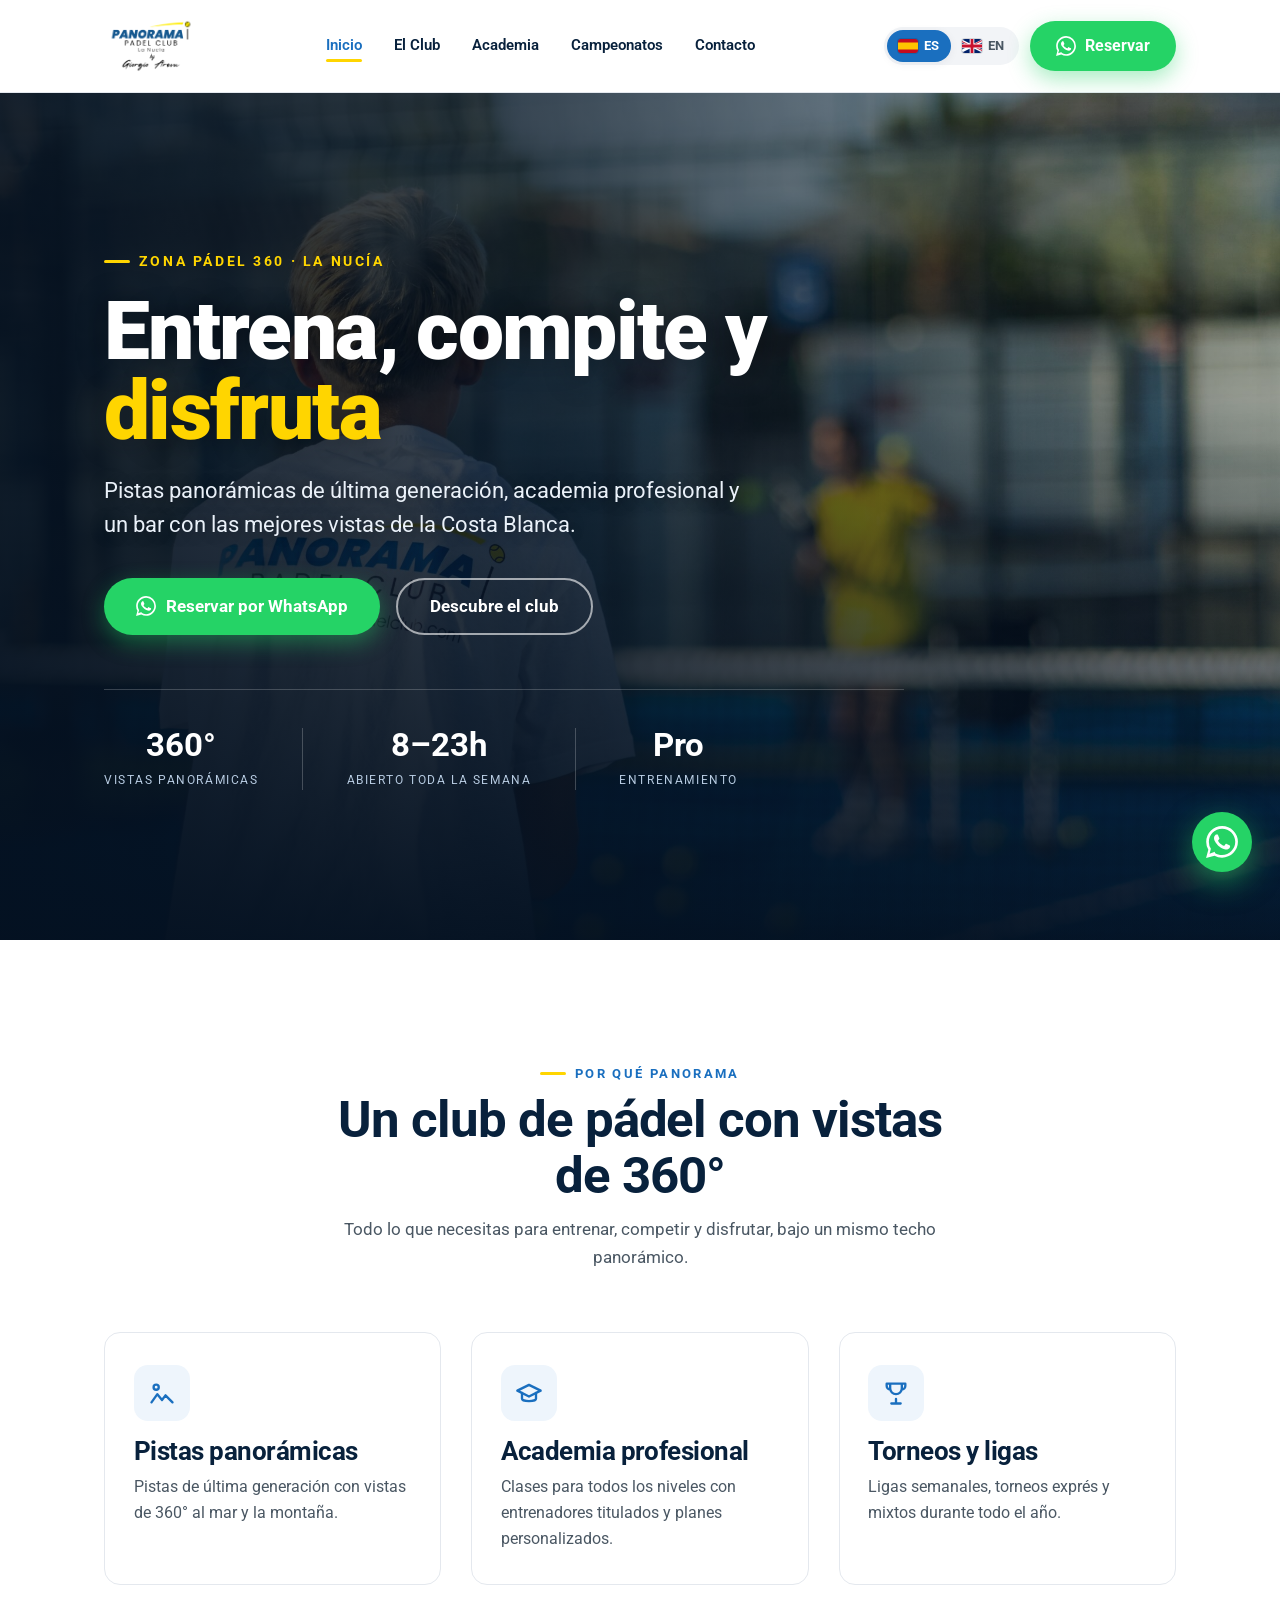
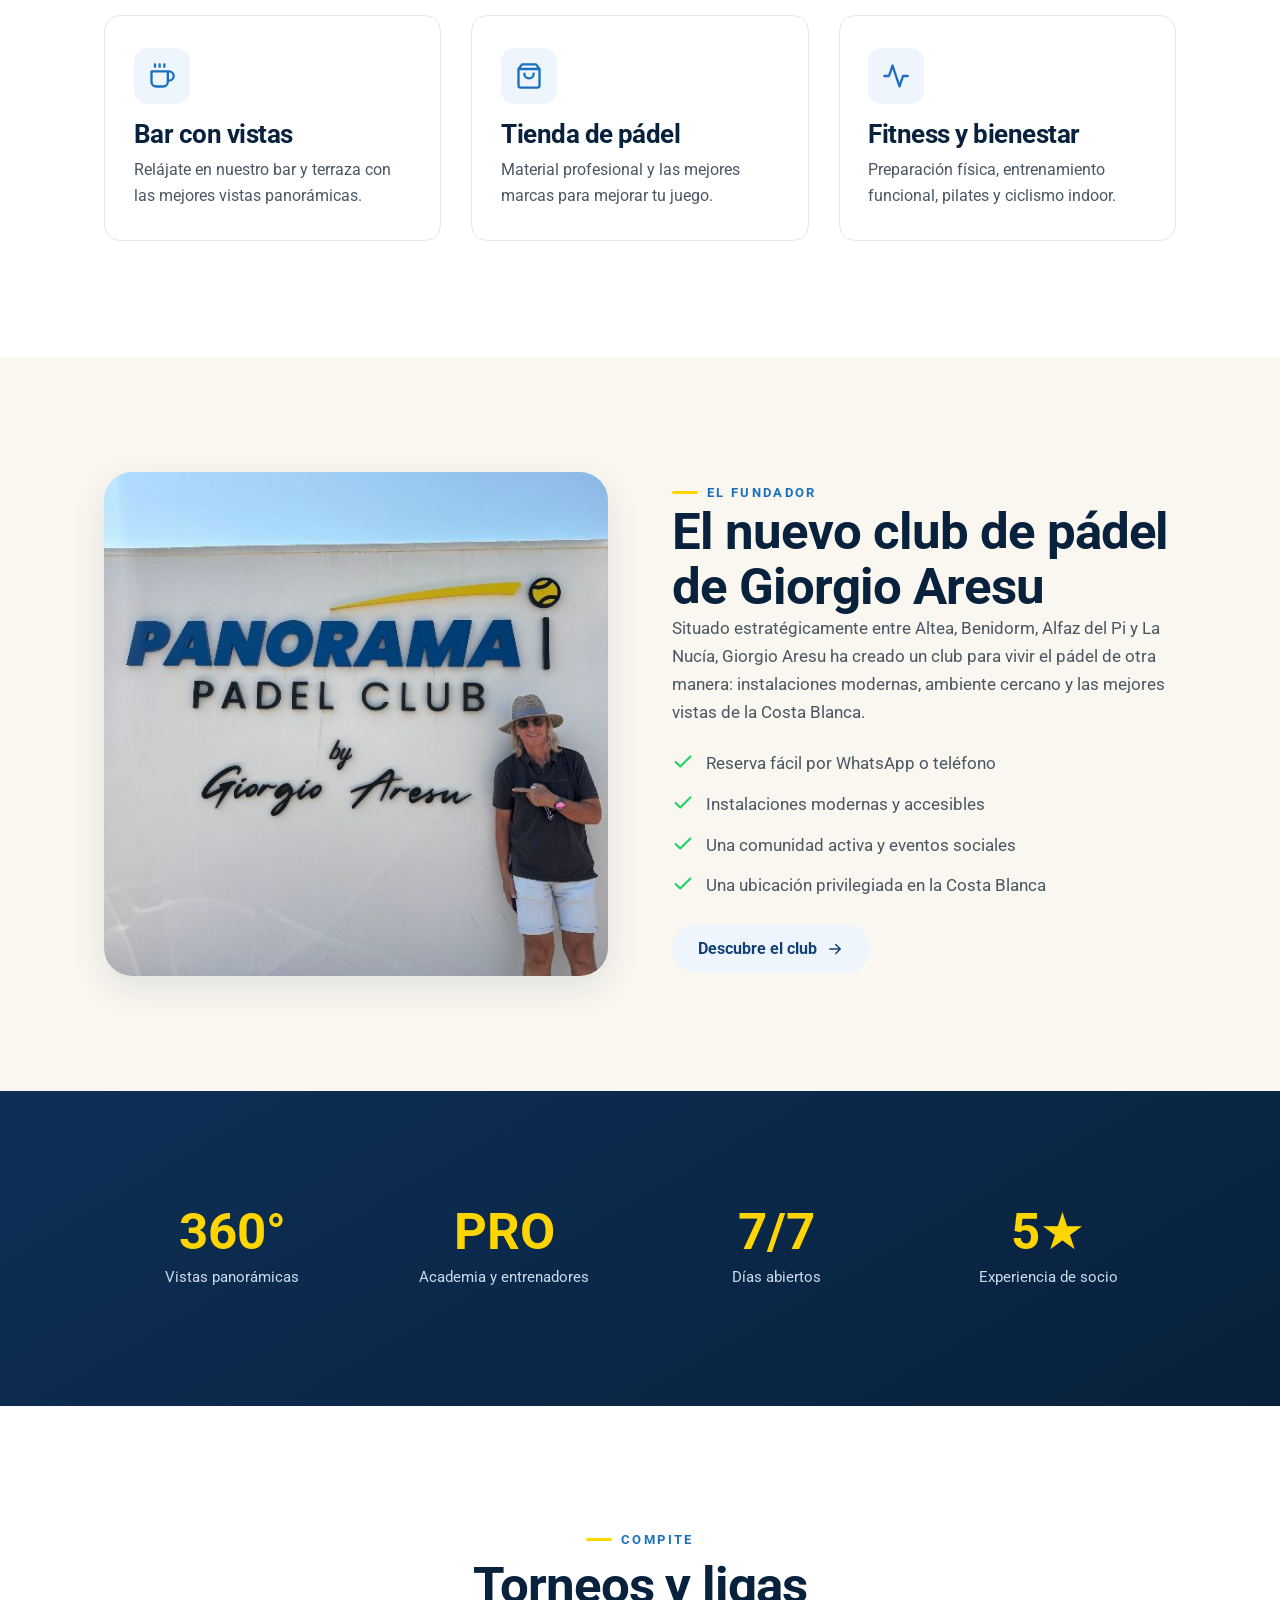
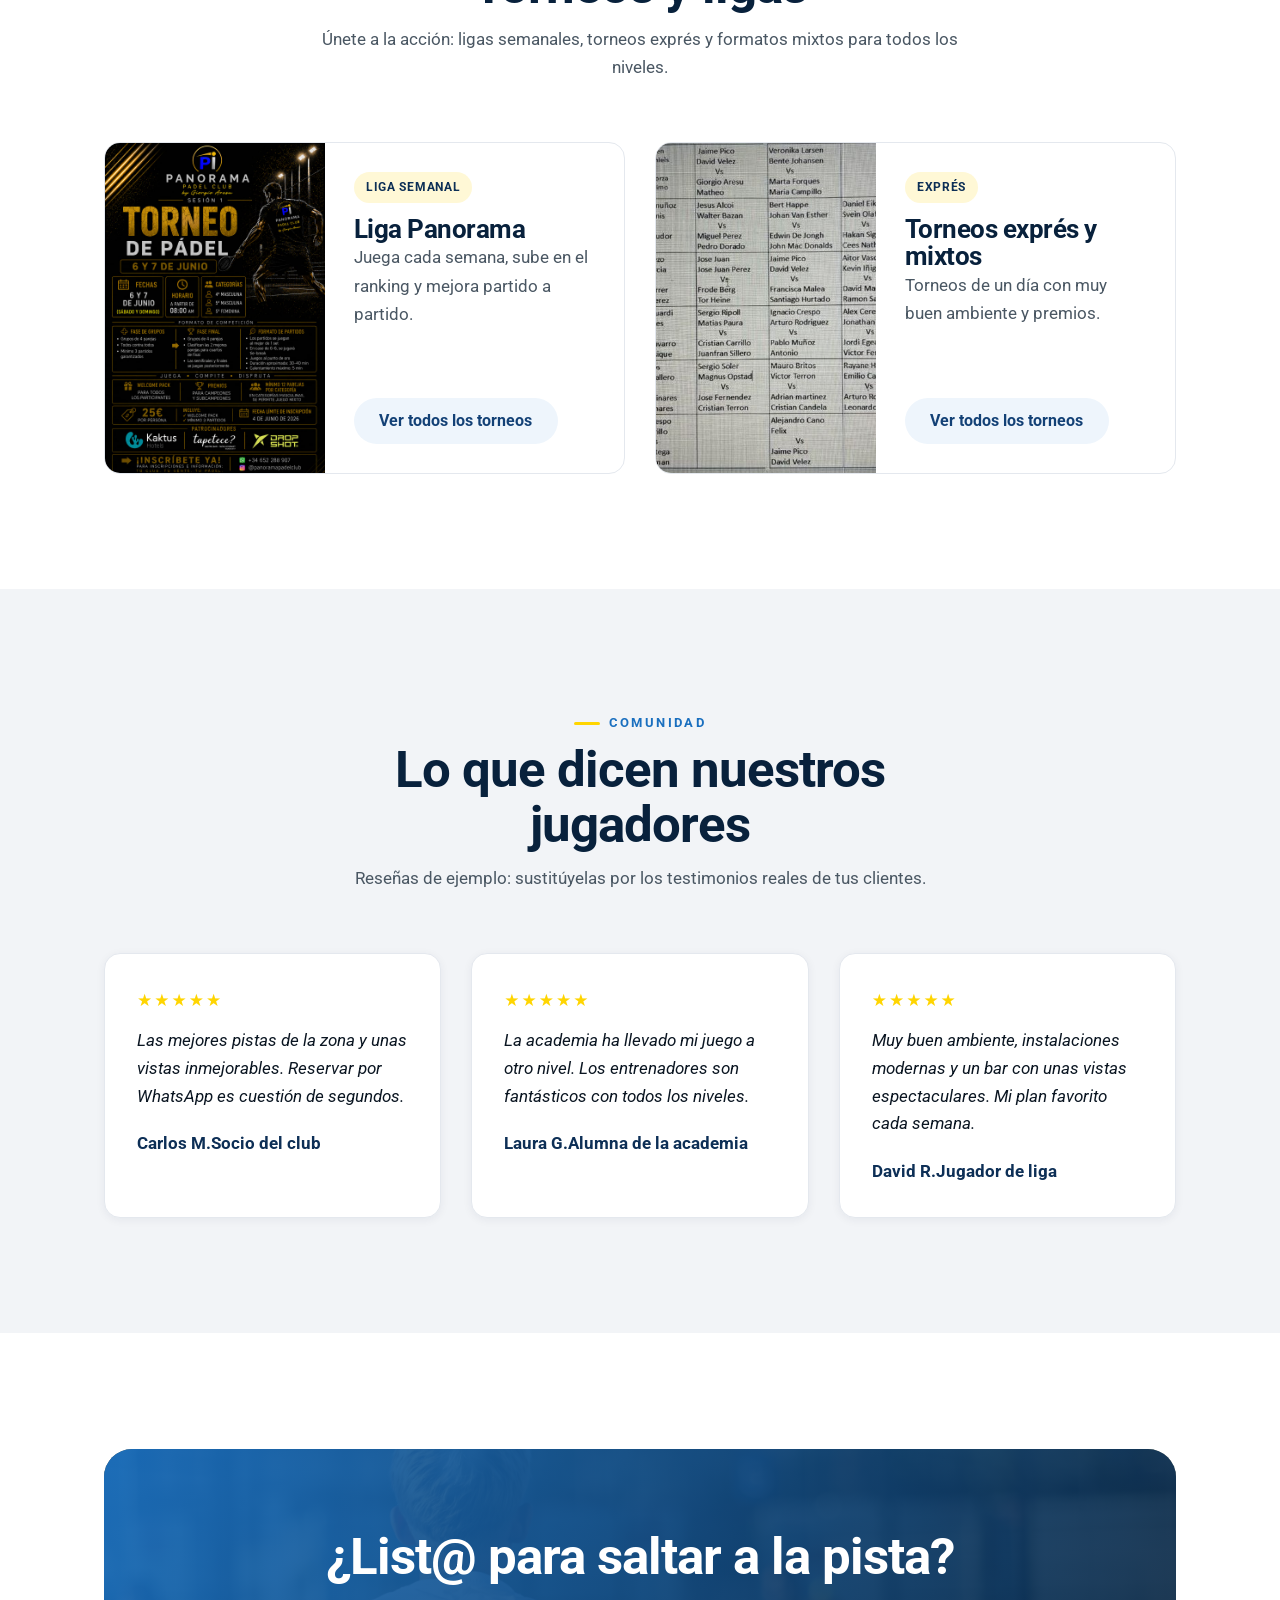
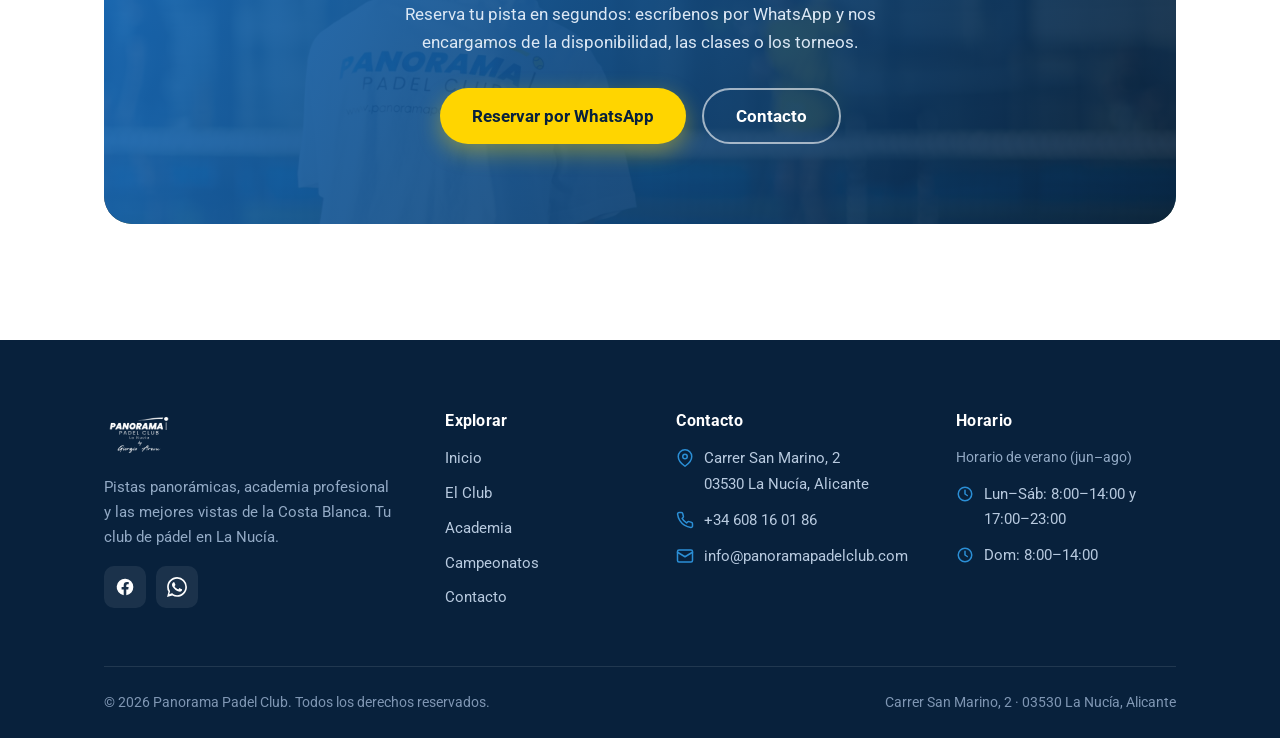
<file: index.html>
<!DOCTYPE html>
<html lang="es">
<head>
  <meta charset="UTF-8">
  <meta name="viewport" content="width=device-width, initial-scale=1">
  <title data-i18n="meta.home.title">Panorama Padel Club | Pistas panorámicas en La Nucía, Alicante</title>
  <meta name="description" data-i18n-content="meta.home.desc" content="Panorama Padel Club en La Nucía: pistas panorámicas de última generación, academia profesional, torneos y un bar con las mejores vistas de la Costa Blanca. Reserva por WhatsApp.">
  <link rel="canonical" href="https://panoramapadelclub.com/">
  <meta name="theme-color" content="#08213c">

  <!-- Open Graph / Twitter -->
  <meta property="og:type" content="website">
  <meta property="og:site_name" content="Panorama Padel Club">
  <meta property="og:title" content="Panorama Padel Club | Pistas panorámicas en La Nucía">
  <meta property="og:description" content="Pistas panorámicas de última generación, academia profesional y un bar con las mejores vistas de la Costa Blanca.">
  <meta property="og:image" content="https://panoramapadelclub.com/assets/img/og-image.jpg">
  <meta property="og:url" content="https://panoramapadelclub.com/">
  <meta name="twitter:card" content="summary_large_image">

  <!-- hreflang -->
  <link rel="alternate" hreflang="es" href="https://panoramapadelclub.com/">
  <link rel="alternate" hreflang="en" href="https://panoramapadelclub.com/">
  <link rel="alternate" hreflang="x-default" href="https://panoramapadelclub.com/">

  <!-- Favicons -->
  <link rel="icon" href="assets/favicon/favicon.ico" sizes="any">
  <link rel="icon" type="image/png" sizes="32x32" href="assets/favicon/favicon-32x32.png">
  <link rel="apple-touch-icon" href="assets/favicon/apple-touch-icon.png">

  <!-- Fonts (graceful fallback to system fonts offline) -->
  <link rel="preconnect" href="https://fonts.googleapis.com">
  <link rel="preconnect" href="https://fonts.gstatic.com" crossorigin>
  <link href="https://fonts.googleapis.com/css2?family=Roboto:wght@400;500;700;900&display=swap" rel="stylesheet">

  <link rel="stylesheet" href="css/styles.css">

  <!-- Structured data -->
  <script type="application/ld+json">
  {
    "@context": "https://schema.org",
    "@type": "SportsActivityLocation",
    "name": "Panorama Padel Club",
    "description": "Club de pádel con pistas panorámicas de última generación, academia profesional, torneos y bar con vistas en La Nucía, Alicante.",
    "image": "https://panoramapadelclub.com/assets/img/og-image.jpg",
    "url": "https://panoramapadelclub.com/",
    "telephone": "+34608160186",
    "email": "info@panoramapadelclub.com",
    "priceRange": "€€",
    "address": {
      "@type": "PostalAddress",
      "streetAddress": "Carrer San Marino, 2",
      "addressLocality": "La Nucía",
      "addressRegion": "Alicante",
      "postalCode": "03530",
      "addressCountry": "ES"
    },
    "geo": { "@type": "GeoCoordinates", "latitude": 38.6100, "longitude": -0.1230 },
    "sameAs": ["https://www.facebook.com/people/Panorama-Padel-Club/61579267795845/"],
    "openingHoursSpecification": [
      { "@type": "OpeningHoursSpecification", "dayOfWeek": ["Monday","Tuesday","Wednesday","Thursday","Friday","Saturday"], "opens": "08:00", "closes": "14:00" },
      { "@type": "OpeningHoursSpecification", "dayOfWeek": ["Monday","Tuesday","Wednesday","Thursday","Friday","Saturday"], "opens": "17:00", "closes": "23:00" },
      { "@type": "OpeningHoursSpecification", "dayOfWeek": "Sunday", "opens": "08:00", "closes": "14:00" }
    ]
  }
  </script>
</head>
<body>

  <!-- ============ HEADER ============ -->
  <header class="site-header">
    <div class="container nav">
      <a href="index.html" class="nav__logo" aria-label="Panorama Padel Club — Inicio">
        <img src="assets/img/logo.png" alt="Panorama Padel Club" width="180" height="42">
      </a>
      <nav class="nav__links" aria-label="Menú principal">
        <a href="index.html" class="active" aria-current="page" data-i18n="nav.home">Inicio</a>
        <a href="el-club.html" data-i18n="nav.club">El Club</a>
        <a href="academia.html" data-i18n="nav.academy">Academia</a>
        <a href="campeonatos.html" data-i18n="nav.tournaments">Campeonatos</a>
        <a href="contacto.html" data-i18n="nav.contact">Contacto</a>
      </nav>
      <div class="nav__actions">
        <div class="lang-toggle" role="group" aria-label="Idioma / Language">
          <button type="button" data-lang="es" aria-pressed="true"><span class="flag" aria-hidden="true"><svg viewBox="0 0 3 2" preserveAspectRatio="xMidYMid slice"><rect width="3" height="2" fill="#c60b1e"/><rect y=".5" width="3" height="1" fill="#ffc400"/></svg></span>ES</button>
          <button type="button" data-lang="en" aria-pressed="false"><span class="flag" aria-hidden="true"><svg viewBox="0 0 60 30" preserveAspectRatio="xMidYMid slice"><clipPath id="ukb"><path d="M30 15h30v15zv15H30zH0v-15zv-15h30z"/></clipPath><path d="M0 0v30h60V0z" fill="#012169"/><path d="M0 0l60 30m0-30L0 30" stroke="#fff" stroke-width="6"/><path d="M0 0l60 30m0-30L0 30" clip-path="url(#ukb)" stroke="#C8102E" stroke-width="4"/><path d="M30 0v30M0 15h60" stroke="#fff" stroke-width="10"/><path d="M30 0v30M0 15h60" stroke="#C8102E" stroke-width="6"/></svg></span>EN</button>
        </div>
        <a class="btn btn--wa btn--reserve-desktop" data-wa="booking" href="#" rel="noopener">
          <svg viewBox="0 0 24 24" fill="currentColor" aria-hidden="true"><path d="M.057 24l1.687-6.163a11.867 11.867 0 01-1.587-5.946C.16 5.335 5.495 0 12.05 0a11.82 11.82 0 018.413 3.488 11.82 11.82 0 013.48 8.414c-.003 6.557-5.338 11.892-11.893 11.892a11.9 11.9 0 01-5.688-1.448L.057 24zm6.597-3.807c1.676.995 3.276 1.591 5.392 1.592 5.448 0 9.886-4.434 9.889-9.885.002-5.462-4.415-9.89-9.881-9.892-5.452 0-9.887 4.434-9.889 9.884a9.86 9.86 0 001.51 5.26l-.999 3.648 3.978-1.575zm11.387-5.464c-.074-.124-.272-.198-.57-.347-.297-.149-1.758-.868-2.031-.967-.272-.099-.47-.149-.669.149-.198.297-.767.967-.94 1.165-.173.198-.347.223-.644.074-.297-.149-1.255-.462-2.39-1.475-.883-.788-1.48-1.761-1.653-2.059-.173-.297-.018-.458.13-.606.134-.133.297-.347.446-.521.151-.172.2-.296.3-.495.099-.198.05-.372-.025-.521-.075-.148-.669-1.611-.916-2.206-.242-.579-.487-.501-.669-.51l-.57-.01c-.198 0-.52.074-.792.372s-1.04 1.016-1.04 2.479 1.065 2.876 1.213 3.074c.149.198 2.095 3.2 5.076 4.487.709.306 1.263.489 1.694.626.712.226 1.36.194 1.872.118.571-.085 1.758-.719 2.006-1.413.248-.695.248-1.29.173-1.414z"/></svg>
          <span data-i18n="cta.book">Reservar</span>
        </a>
        <button class="nav__burger" aria-label="Abrir menú" data-i18n-aria="aria.open_menu" aria-expanded="false" aria-controls="mobile-menu"><span></span></button>
      </div>
    </div>
  </header>

  <!-- ============ MOBILE MENU ============ -->
  <div class="mobile-panel" id="mobile-menu" aria-label="Menú móvil">
    <a href="index.html" class="active" data-i18n="nav.home">Inicio</a>
    <a href="el-club.html" data-i18n="nav.club">El Club</a>
    <a href="academia.html" data-i18n="nav.academy">Academia</a>
    <a href="campeonatos.html" data-i18n="nav.tournaments">Campeonatos</a>
    <a href="contacto.html" data-i18n="nav.contact">Contacto</a>
    <a class="btn btn--wa btn--lg btn--block" data-wa="booking" href="#" rel="noopener" data-i18n="cta.book_wa">Reservar por WhatsApp</a>
  </div>

  <main>
    <!-- ============ HERO ============ -->
    <section class="hero">
      <div class="hero__bg"><img src="assets/img/court-pano-1.jpg" alt="Jugador con la camiseta de Panorama Padel Club junto a las pistas al atardecer en La Nucía" fetchpriority="high"></div>
      <div class="container">
       <div class="hero__inner">
        <span class="eyebrow" data-i18n="hero.eyebrow">Zona Pádel 360 · La Nucía</span>
        <h1 data-i18n-html="hero.title">Entrena, compite y <span class="hl">disfruta</span></h1>
        <p class="hero__sub" data-i18n="hero.sub">Pistas panorámicas de última generación, academia profesional y un bar con las mejores vistas de la Costa Blanca.</p>
        <div class="hero__cta">
          <a class="btn btn--wa btn--lg" data-wa="booking" href="#" rel="noopener">
            <svg viewBox="0 0 24 24" fill="currentColor" aria-hidden="true"><path d="M.057 24l1.687-6.163a11.867 11.867 0 01-1.587-5.946C.16 5.335 5.495 0 12.05 0a11.82 11.82 0 018.413 3.488 11.82 11.82 0 013.48 8.414c-.003 6.557-5.338 11.892-11.893 11.892a11.9 11.9 0 01-5.688-1.448L.057 24zm6.597-3.807c1.676.995 3.276 1.591 5.392 1.592 5.448 0 9.886-4.434 9.889-9.885.002-5.462-4.415-9.89-9.881-9.892-5.452 0-9.887 4.434-9.889 9.884a9.86 9.86 0 001.51 5.26l-.999 3.648 3.978-1.575zm11.387-5.464c-.074-.124-.272-.198-.57-.347-.297-.149-1.758-.868-2.031-.967-.272-.099-.47-.149-.669.149-.198.297-.767.967-.94 1.165-.173.198-.347.223-.644.074-.297-.149-1.255-.462-2.39-1.475-.883-.788-1.48-1.761-1.653-2.059-.173-.297-.018-.458.13-.606.134-.133.297-.347.446-.521.151-.172.2-.296.3-.495.099-.198.05-.372-.025-.521-.075-.148-.669-1.611-.916-2.206-.242-.579-.487-.501-.669-.51l-.57-.01c-.198 0-.52.074-.792.372s-1.04 1.016-1.04 2.479 1.065 2.876 1.213 3.074c.149.198 2.095 3.2 5.076 4.487.709.306 1.263.489 1.694.626.712.226 1.36.194 1.872.118.571-.085 1.758-.719 2.006-1.413.248-.695.248-1.29.173-1.414z"/></svg>
            <span data-i18n="cta.book_wa">Reservar por WhatsApp</span>
          </a>
          <a class="btn btn--outline btn--lg" href="el-club.html" data-i18n="hero.cta_club">Descubre el club</a>
        </div>
        <div class="hero__stats">
          <div><div class="num">360°</div><div class="lbl" data-i18n="hero.stat1">Vistas panorámicas</div></div>
          <div><div class="num">8–23h</div><div class="lbl" data-i18n="hero.stat2">Abierto toda la semana</div></div>
          <div><div class="num">Pro</div><div class="lbl" data-i18n="hero.stat3">Entrenamiento</div></div>
        </div>
       </div>
      </div>
    </section>

    <!-- ============ BENEFITS ============ -->
    <section class="section">
      <div class="container">
        <div class="section-head center reveal">
          <span class="eyebrow" data-i18n="benefits.eyebrow">Por qué Panorama</span>
          <h2 data-i18n="benefits.title">Un club de pádel con vistas de 360°</h2>
          <p data-i18n="benefits.sub">Todo lo que necesitas para entrenar, competir y disfrutar, bajo un mismo techo panorámico.</p>
        </div>
        <div class="grid grid--3">
          <article class="card reveal">
            <div class="card__icon"><svg viewBox="0 0 24 24" fill="none" stroke="currentColor" stroke-width="2" stroke-linecap="round" stroke-linejoin="round"><circle cx="7" cy="7" r="2.2"/><path d="m3 20 5-7 4 5 3-4 6 6"/></svg></div>
            <h3 data-i18n="benefit1.t">Pistas panorámicas</h3>
            <p data-i18n="benefit1.d">Pistas de última generación con vistas de 360° al mar y la montaña.</p>
          </article>
          <article class="card reveal d1">
            <div class="card__icon"><svg viewBox="0 0 24 24" fill="none" stroke="currentColor" stroke-width="2" stroke-linecap="round" stroke-linejoin="round"><path d="M22 10 12 5 2 10l10 5 10-5z"/><path d="M6 12v5c0 1 2.7 2 6 2s6-1 6-2v-5"/></svg></div>
            <h3 data-i18n="benefit2.t">Academia profesional</h3>
            <p data-i18n="benefit2.d">Clases para todos los niveles con entrenadores titulados y planes personalizados.</p>
          </article>
          <article class="card reveal d2">
            <div class="card__icon"><svg viewBox="0 0 24 24" fill="none" stroke="currentColor" stroke-width="2" stroke-linecap="round" stroke-linejoin="round"><path d="M8 21h8M12 17v4M7 4h10v4a5 5 0 0 1-10 0zM7 4H4v2a3 3 0 0 0 3 3M17 4h3v2a3 3 0 0 1-3 3"/></svg></div>
            <h3 data-i18n="benefit3.t">Torneos y ligas</h3>
            <p data-i18n="benefit3.d">Ligas semanales, torneos exprés y mixtos durante todo el año.</p>
          </article>
          <article class="card reveal">
            <div class="card__icon"><svg viewBox="0 0 24 24" fill="none" stroke="currentColor" stroke-width="2" stroke-linecap="round" stroke-linejoin="round"><path d="M17 8h1a4 4 0 1 1 0 8h-1M3 8h14v9a4 4 0 0 1-4 4H7a4 4 0 0 1-4-4zM6 2v2M10 2v2M14 2v2"/></svg></div>
            <h3 data-i18n="benefit4.t">Bar con vistas</h3>
            <p data-i18n="benefit4.d">Relájate en nuestro bar y terraza con las mejores vistas panorámicas.</p>
          </article>
          <article class="card reveal d1">
            <div class="card__icon"><svg viewBox="0 0 24 24" fill="none" stroke="currentColor" stroke-width="2" stroke-linecap="round" stroke-linejoin="round"><path d="M6 2 3 6v14a2 2 0 0 0 2 2h14a2 2 0 0 0 2-2V6l-3-4zM3 6h18M16 10a4 4 0 0 1-8 0"/></svg></div>
            <h3 data-i18n="benefit5.t">Tienda de pádel</h3>
            <p data-i18n="benefit5.d">Material profesional y las mejores marcas para mejorar tu juego.</p>
          </article>
          <article class="card reveal d2">
            <div class="card__icon"><svg viewBox="0 0 24 24" fill="none" stroke="currentColor" stroke-width="2" stroke-linecap="round" stroke-linejoin="round"><path d="M22 12h-4l-3 9L9 3l-3 9H2"/></svg></div>
            <h3 data-i18n="benefit6.t">Fitness y bienestar</h3>
            <p data-i18n="benefit6.d">Preparación física, entrenamiento funcional, pilates y ciclismo indoor.</p>
          </article>
        </div>
      </div>
    </section>

    <!-- ============ SPLIT FEATURE ============ -->
    <section class="section section--sand">
      <div class="container split">
        <div class="split__media reveal"><img src="assets/img/founder.jpg" alt="Giorgio Aresu, fundador de Panorama Padel Club, junto al cartel del club" style="aspect-ratio:1/1"></div>
        <div class="split__body reveal d1">
          <span class="eyebrow" data-i18n="split.eyebrow">El fundador</span>
          <h2 data-i18n="split.title">El nuevo club de pádel de Giorgio Aresu</h2>
          <p data-i18n="split.p">Situado estratégicamente entre Altea, Benidorm, Alfaz del Pi y La Nucía, Giorgio Aresu ha creado un club para vivir el pádel de otra manera: instalaciones modernas, ambiente cercano y las mejores vistas de la Costa Blanca.</p>
          <ul class="checklist">
            <li><svg viewBox="0 0 24 24" fill="none" stroke="currentColor" stroke-width="2.4" stroke-linecap="round" stroke-linejoin="round"><path d="M20 6 9 17l-5-5"/></svg><span data-i18n="split.li1">Reserva fácil por WhatsApp o teléfono</span></li>
            <li><svg viewBox="0 0 24 24" fill="none" stroke="currentColor" stroke-width="2.4" stroke-linecap="round" stroke-linejoin="round"><path d="M20 6 9 17l-5-5"/></svg><span data-i18n="split.li2">Instalaciones modernas y accesibles</span></li>
            <li><svg viewBox="0 0 24 24" fill="none" stroke="currentColor" stroke-width="2.4" stroke-linecap="round" stroke-linejoin="round"><path d="M20 6 9 17l-5-5"/></svg><span data-i18n="split.li3">Una comunidad activa y eventos sociales</span></li>
            <li><svg viewBox="0 0 24 24" fill="none" stroke="currentColor" stroke-width="2.4" stroke-linecap="round" stroke-linejoin="round"><path d="M20 6 9 17l-5-5"/></svg><span data-i18n="split.li4">Una ubicación privilegiada en la Costa Blanca</span></li>
          </ul>
          <p style="margin-top:1.6rem"><a class="btn btn--ghost" href="el-club.html"><span data-i18n="split.cta">Descubre el club</span> <svg viewBox="0 0 24 24" fill="none" stroke="currentColor" stroke-width="2" stroke-linecap="round" stroke-linejoin="round" style="width:18px;height:18px"><path d="M5 12h14M13 6l6 6-6 6"/></svg></a></p>
        </div>
      </div>
    </section>

    <!-- ============ STAT BAND ============ -->
    <section class="section section--blue">
      <div class="container">
        <div class="statband">
          <div class="reveal"><div class="num">360°</div><div class="lbl" data-i18n="band.s1">Vistas panorámicas</div></div>
          <div class="reveal d1"><div class="num">PRO</div><div class="lbl" data-i18n="band.s2">Academia y entrenadores</div></div>
          <div class="reveal d2"><div class="num">7/7</div><div class="lbl" data-i18n="band.s3">Días abiertos</div></div>
          <div class="reveal d3"><div class="num">5★</div><div class="lbl" data-i18n="band.s4">Experiencia de socio</div></div>
        </div>
      </div>
    </section>

    <!-- ============ TOURNAMENTS TEASER ============ -->
    <section class="section">
      <div class="container">
        <div class="section-head center reveal">
          <span class="eyebrow" data-i18n="thome.eyebrow">Compite</span>
          <h2 data-i18n="thome.title">Torneos y ligas</h2>
          <p data-i18n="thome.sub">Únete a la acción: ligas semanales, torneos exprés y formatos mixtos para todos los niveles.</p>
        </div>
        <div class="grid grid--2">
          <article class="tourney reveal">
            <div class="tourney__img"><img src="assets/img/tournament-2.jpg" alt="Cartel de torneo de pádel"></div>
            <div class="tourney__body">
              <span class="badge" data-i18n="thome.c1.badge">Liga semanal</span>
              <h3 data-i18n="thome.c1.t">Liga Panorama</h3>
              <p data-i18n="thome.c1.d">Juega cada semana, sube en el ranking y mejora partido a partido.</p>
              <p style="margin-top:auto;padding-top:1rem"><a class="btn btn--ghost" href="campeonatos.html" data-i18n="thome.cta">Ver todos los torneos</a></p>
            </div>
          </article>
          <article class="tourney reveal d1">
            <div class="tourney__img"><img src="assets/img/tournament-1.jpg" alt="Cartel de torneo exprés de pádel"></div>
            <div class="tourney__body">
              <span class="badge" data-i18n="thome.c2.badge">Exprés</span>
              <h3 data-i18n="thome.c2.t">Torneos exprés y mixtos</h3>
              <p data-i18n="thome.c2.d">Torneos de un día con muy buen ambiente y premios.</p>
              <p style="margin-top:auto;padding-top:1rem"><a class="btn btn--ghost" href="campeonatos.html" data-i18n="thome.cta">Ver todos los torneos</a></p>
            </div>
          </article>
        </div>
      </div>
    </section>

    <!-- ============ TESTIMONIALS ============ -->
    <section class="section section--gray">
      <div class="container">
        <div class="section-head center reveal">
          <span class="eyebrow" data-i18n="tst.eyebrow">Comunidad</span>
          <h2 data-i18n="tst.title">Lo que dicen nuestros jugadores</h2>
          <p data-i18n="tst.sub">Reseñas de ejemplo: sustitúyelas por los testimonios reales de tus clientes.</p>
        </div>
        <div class="grid grid--3">
          <figure class="quote reveal">
            <div class="stars" aria-hidden="true">★★★★★</div>
            <p data-i18n="tst1.q">Las mejores pistas de la zona y unas vistas inmejorables. Reservar por WhatsApp es cuestión de segundos.</p>
            <figcaption class="who" data-i18n="tst1.n">Carlos M.<span data-i18n="tst1.r">Socio del club</span></figcaption>
          </figure>
          <figure class="quote reveal d1">
            <div class="stars" aria-hidden="true">★★★★★</div>
            <p data-i18n="tst2.q">La academia ha llevado mi juego a otro nivel. Los entrenadores son fantásticos con todos los niveles.</p>
            <figcaption class="who" data-i18n="tst2.n">Laura G.<span data-i18n="tst2.r">Alumna de la academia</span></figcaption>
          </figure>
          <figure class="quote reveal d2">
            <div class="stars" aria-hidden="true">★★★★★</div>
            <p data-i18n="tst3.q">Muy buen ambiente, instalaciones modernas y un bar con unas vistas espectaculares. Mi plan favorito cada semana.</p>
            <figcaption class="who" data-i18n="tst3.n">David R.<span data-i18n="tst3.r">Jugador de liga</span></figcaption>
          </figure>
        </div>
      </div>
    </section>

    <!-- ============ CTA BAND ============ -->
    <section class="section">
      <div class="container">
        <div class="cta-band reveal">
          <div class="cta-band__bg"><img src="assets/img/court-pano-1.jpg" alt=""></div>
          <h2 data-i18n="ctaband.title">¿List@ para saltar a la pista?</h2>
          <p data-i18n="ctaband.p">Reserva tu pista en segundos: escríbenos por WhatsApp y nos encargamos de la disponibilidad, las clases o los torneos.</p>
          <div class="hero__cta">
            <a class="btn btn--primary btn--lg" data-wa="booking" href="#" rel="noopener" data-i18n="cta.book_wa">Reservar por WhatsApp</a>
            <a class="btn btn--outline btn--lg" href="contacto.html" data-i18n="nav.contact">Contacto</a>
          </div>
        </div>
      </div>
    </section>
  </main>

  <!-- ============ FOOTER ============ -->
  <footer class="site-footer">
    <div class="container">
      <div class="footer-grid">
        <div>
          <img class="flogo" src="assets/img/logo-white.png" alt="Panorama Padel Club">
          <p data-i18n="footer.tagline">Pistas panorámicas, academia profesional y las mejores vistas de la Costa Blanca. Tu club de pádel en La Nucía.</p>
          <div class="socials">
            <a href="https://www.facebook.com/people/Panorama-Padel-Club/61579267795845/" target="_blank" rel="noopener" aria-label="Facebook"><svg viewBox="0 0 24 24" fill="currentColor" aria-hidden="true"><path d="M22 12a10 10 0 1 0-11.56 9.88v-6.99H7.9V12h2.54V9.8c0-2.5 1.49-3.89 3.77-3.89 1.09 0 2.24.2 2.24.2v2.46h-1.26c-1.24 0-1.63.77-1.63 1.56V12h2.78l-.44 2.89h-2.34v6.99A10 10 0 0 0 22 12z"/></svg></a>
            <a data-wa="general" href="#" target="_blank" rel="noopener" aria-label="WhatsApp"><svg viewBox="0 0 24 24" fill="currentColor" aria-hidden="true"><path d="M.057 24l1.687-6.163a11.867 11.867 0 01-1.587-5.946C.16 5.335 5.495 0 12.05 0a11.82 11.82 0 018.413 3.488 11.82 11.82 0 013.48 8.414c-.003 6.557-5.338 11.892-11.893 11.892a11.9 11.9 0 01-5.688-1.448L.057 24zm6.597-3.807c1.676.995 3.276 1.591 5.392 1.592 5.448 0 9.886-4.434 9.889-9.885.002-5.462-4.415-9.89-9.881-9.892-5.452 0-9.887 4.434-9.889 9.884a9.86 9.86 0 001.51 5.26l-.999 3.648 3.978-1.575zm11.387-5.464c-.074-.124-.272-.198-.57-.347-.297-.149-1.758-.868-2.031-.967-.272-.099-.47-.149-.669.149-.198.297-.767.967-.94 1.165-.173.198-.347.223-.644.074-.297-.149-1.255-.462-2.39-1.475-.883-.788-1.48-1.761-1.653-2.059-.173-.297-.018-.458.13-.606.134-.133.297-.347.446-.521.151-.172.2-.296.3-.495.099-.198.05-.372-.025-.521-.075-.148-.669-1.611-.916-2.206-.242-.579-.487-.501-.669-.51l-.57-.01c-.198 0-.52.074-.792.372s-1.04 1.016-1.04 2.479 1.065 2.876 1.213 3.074c.149.198 2.095 3.2 5.076 4.487.709.306 1.263.489 1.694.626.712.226 1.36.194 1.872.118.571-.085 1.758-.719 2.006-1.413.248-.695.248-1.29.173-1.414z"/></svg></a>
          </div>
        </div>
        <div>
          <h4 data-i18n="footer.explore">Explorar</h4>
          <nav class="footer-links">
            <a href="index.html" data-i18n="nav.home">Inicio</a>
            <a href="el-club.html" data-i18n="nav.club">El Club</a>
            <a href="academia.html" data-i18n="nav.academy">Academia</a>
            <a href="campeonatos.html" data-i18n="nav.tournaments">Campeonatos</a>
            <a href="contacto.html" data-i18n="nav.contact">Contacto</a>
          </nav>
        </div>
        <div>
          <h4 data-i18n="footer.contact_h">Contacto</h4>
          <div class="footer-contact">
            <div class="row"><svg viewBox="0 0 24 24" fill="none" stroke="currentColor" stroke-width="2" stroke-linecap="round" stroke-linejoin="round"><path d="M21 10c0 7-9 13-9 13s-9-6-9-13a9 9 0 0 1 18 0z"/><circle cx="12" cy="10" r="3"/></svg><span>Carrer San Marino, 2<br>03530 La Nucía, Alicante</span></div>
            <div class="row"><svg viewBox="0 0 24 24" fill="none" stroke="currentColor" stroke-width="2" stroke-linecap="round" stroke-linejoin="round"><path d="M22 16.92v3a2 2 0 0 1-2.18 2 19.79 19.79 0 0 1-8.63-3.07 19.5 19.5 0 0 1-6-6 19.79 19.79 0 0 1-3.07-8.67A2 2 0 0 1 4.11 2h3a2 2 0 0 1 2 1.72c.13.96.36 1.9.7 2.81a2 2 0 0 1-.45 2.11L8.09 9.91a16 16 0 0 0 6 6l1.27-1.27a2 2 0 0 1 2.11-.45c.9.34 1.85.57 2.81.7A2 2 0 0 1 22 16.92z"/></svg><a href="tel:+34608160186">+34 608 16 01 86</a></div>
            <div class="row"><svg viewBox="0 0 24 24" fill="none" stroke="currentColor" stroke-width="2" stroke-linecap="round" stroke-linejoin="round"><rect x="2" y="4" width="20" height="16" rx="2"/><path d="m22 7-10 6L2 7"/></svg><a href="mailto:info@panoramapadelclub.com">info@panoramapadelclub.com</a></div>
          </div>
        </div>
        <div>
          <h4 data-i18n="footer.hours_h">Horario</h4>
          <p style="margin-bottom:.8rem;font-size:.85rem" data-i18n="footer.summer">Horario de verano (jun–ago)</p>
          <div class="footer-contact">
            <div class="row"><svg viewBox="0 0 24 24" fill="none" stroke="currentColor" stroke-width="2" stroke-linecap="round" stroke-linejoin="round"><circle cx="12" cy="12" r="9"/><path d="M12 7v5l3 2"/></svg><span data-i18n="footer.hours_week">Lun–Sáb: 8:00–14:00 y 17:00–23:00</span></div>
            <div class="row"><svg viewBox="0 0 24 24" fill="none" stroke="currentColor" stroke-width="2" stroke-linecap="round" stroke-linejoin="round"><circle cx="12" cy="12" r="9"/><path d="M12 7v5l3 2"/></svg><span data-i18n="footer.hours_sun">Dom: 8:00–14:00</span></div>
          </div>
        </div>
      </div>
      <div class="footer-bottom">
        <span>© <span data-year>2026</span> Panorama Padel Club. <span data-i18n="footer.rights">Todos los derechos reservados.</span></span>
        <span>Carrer San Marino, 2 · 03530 La Nucía, Alicante</span>
      </div>
    </div>
  </footer>

  <!-- Floating WhatsApp -->
  <a class="wa-float" data-wa="booking" href="#" rel="noopener" aria-label="Reservar por WhatsApp" data-i18n-aria="aria.wa_float">
    <svg viewBox="0 0 24 24" fill="currentColor" aria-hidden="true"><path d="M.057 24l1.687-6.163a11.867 11.867 0 01-1.587-5.946C.16 5.335 5.495 0 12.05 0a11.82 11.82 0 018.413 3.488 11.82 11.82 0 013.48 8.414c-.003 6.557-5.338 11.892-11.893 11.892a11.9 11.9 0 01-5.688-1.448L.057 24zm6.597-3.807c1.676.995 3.276 1.591 5.392 1.592 5.448 0 9.886-4.434 9.889-9.885.002-5.462-4.415-9.89-9.881-9.892-5.452 0-9.887 4.434-9.889 9.884a9.86 9.86 0 001.51 5.26l-.999 3.648 3.978-1.575zm11.387-5.464c-.074-.124-.272-.198-.57-.347-.297-.149-1.758-.868-2.031-.967-.272-.099-.47-.149-.669.149-.198.297-.767.967-.94 1.165-.173.198-.347.223-.644.074-.297-.149-1.255-.462-2.39-1.475-.883-.788-1.48-1.761-1.653-2.059-.173-.297-.018-.458.13-.606.134-.133.297-.347.446-.521.151-.172.2-.296.3-.495.099-.198.05-.372-.025-.521-.075-.148-.669-1.611-.916-2.206-.242-.579-.487-.501-.669-.51l-.57-.01c-.198 0-.52.074-.792.372s-1.04 1.016-1.04 2.479 1.065 2.876 1.213 3.074c.149.198 2.095 3.2 5.076 4.487.709.306 1.263.489 1.694.626.712.226 1.36.194 1.872.118.571-.085 1.758-.719 2.006-1.413.248-.695.248-1.29.173-1.414z"/></svg>
  </a>

  <script src="js/i18n.js"></script>
  <script src="js/main.js"></script>
</body>
</html>
</file>
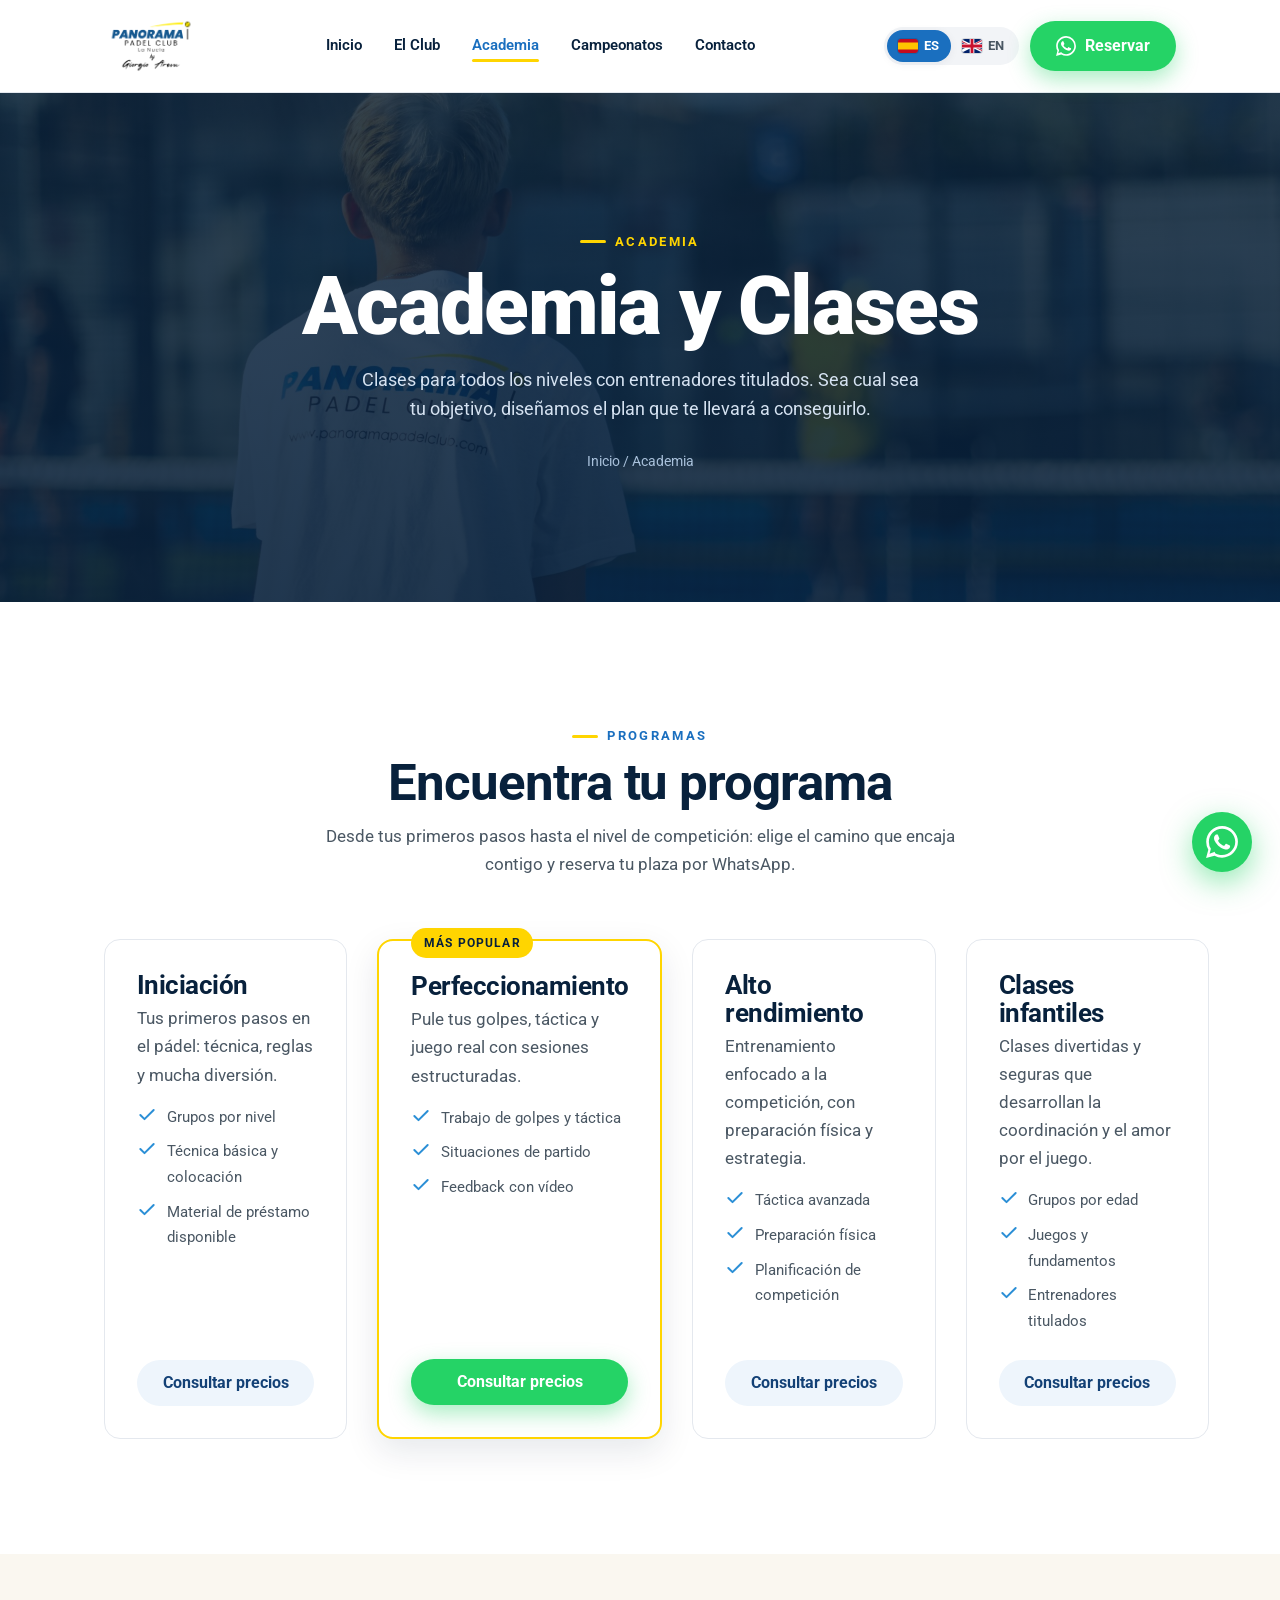
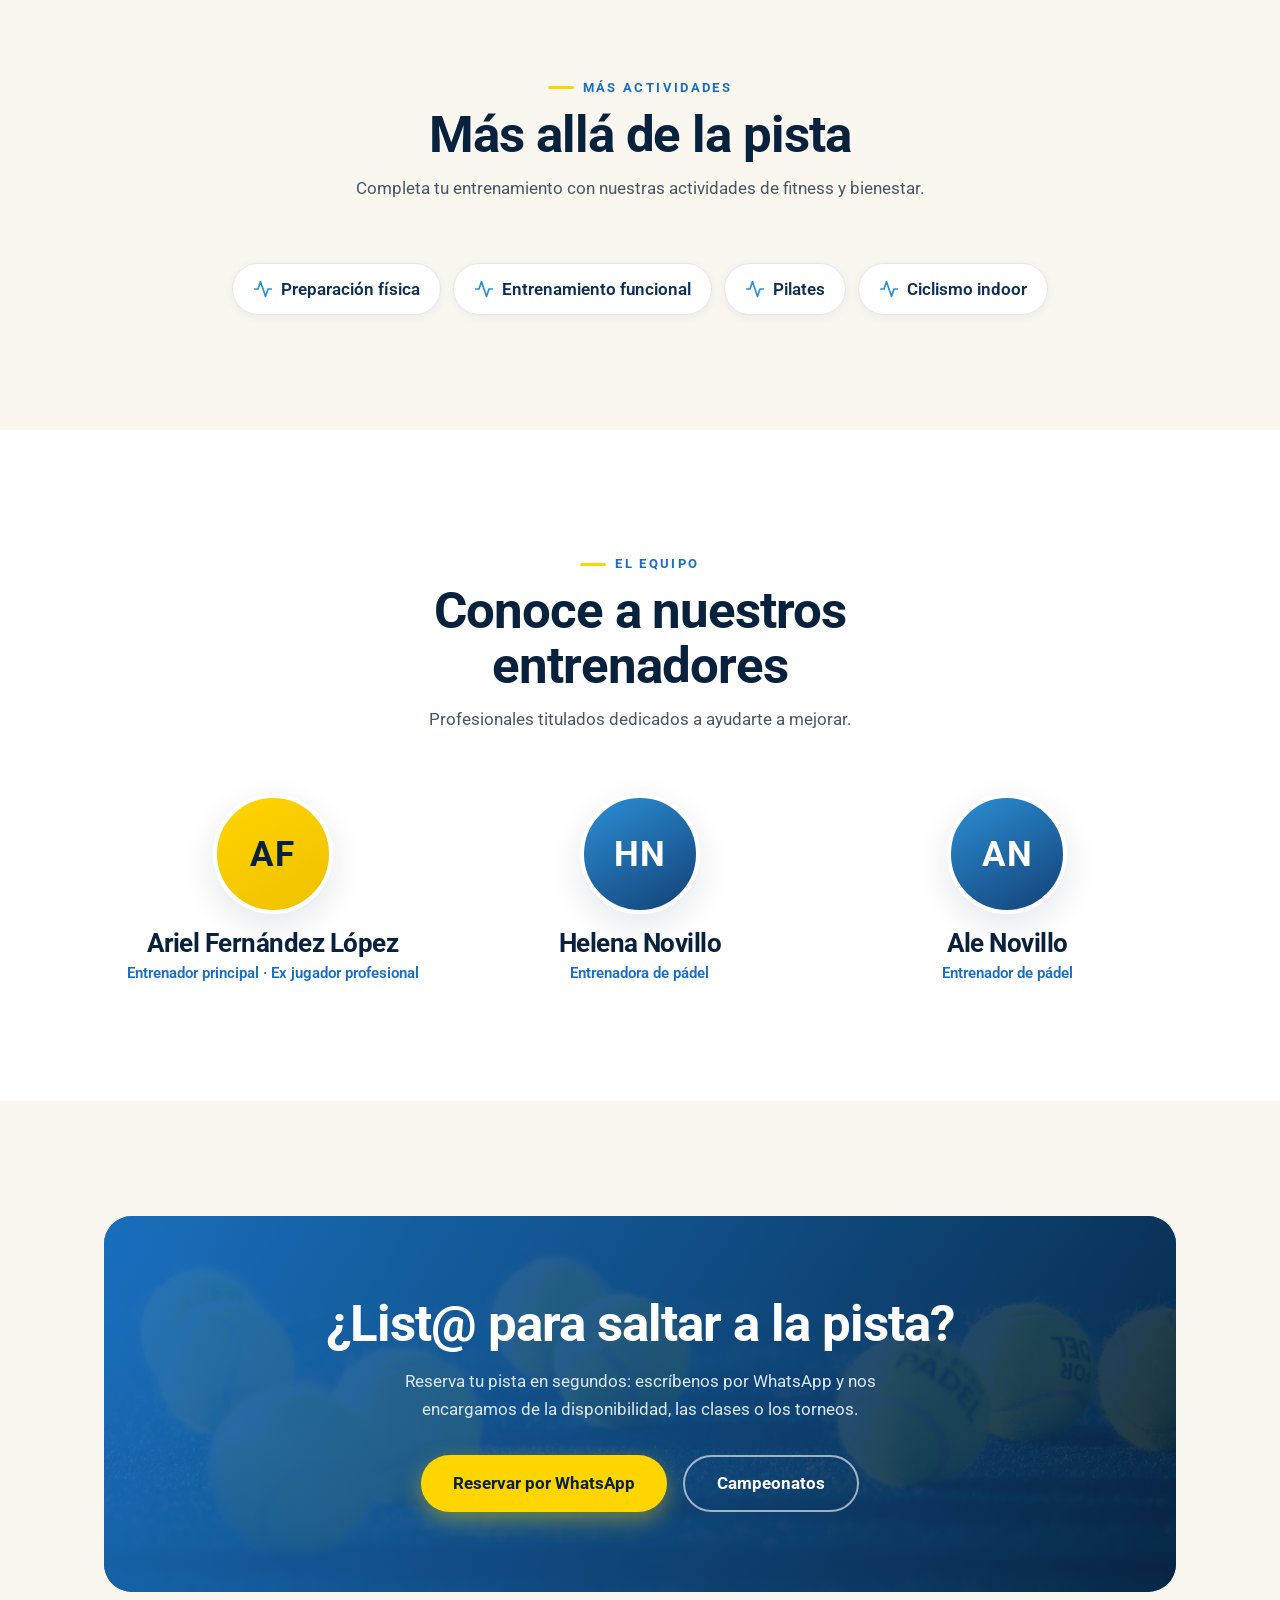
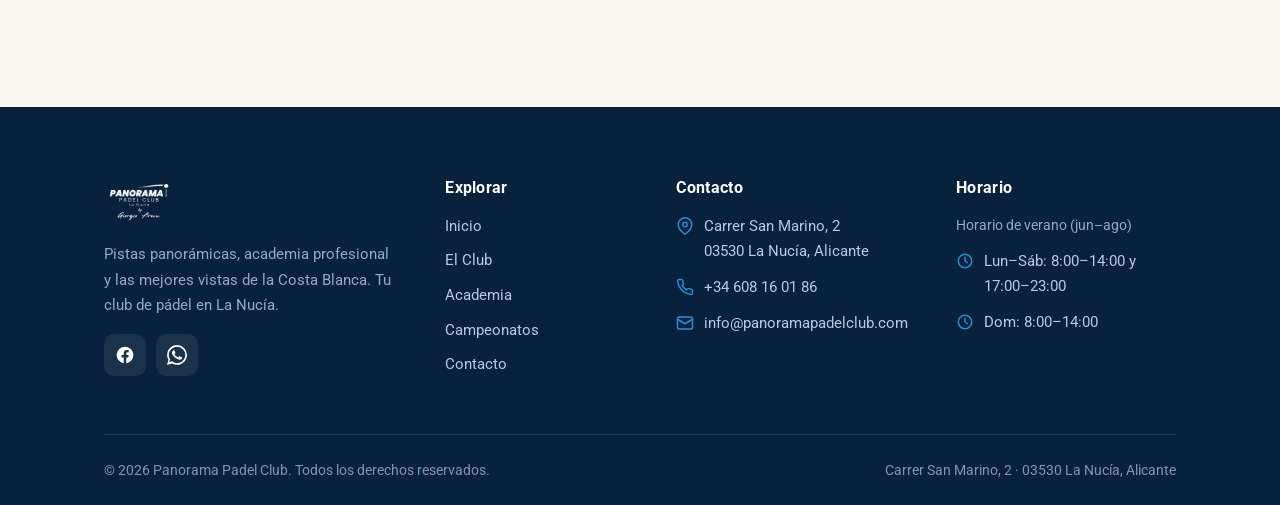
<file: academia.html>
<!DOCTYPE html>
<html lang="es">
<head>
  <meta charset="UTF-8">
  <meta name="viewport" content="width=device-width, initial-scale=1">
  <title data-i18n="meta.academy.title">Academia y Clases | Panorama Padel Club</title>
  <meta name="description" data-i18n-content="meta.academy.desc" content="Academia de pádel para todos los niveles en Panorama Padel Club. Programas de iniciación a alto rendimiento, clases infantiles y entrenadores titulados. Reserva por WhatsApp.">
  <link rel="canonical" href="https://panoramapadelclub.com/academia.html">
  <meta name="theme-color" content="#08213c">
  <meta property="og:type" content="website">
  <meta property="og:site_name" content="Panorama Padel Club">
  <meta property="og:title" content="Academia y Clases | Panorama Padel Club">
  <meta property="og:description" content="Clases de pádel para todos los niveles con entrenadores titulados. Reserva tu clase por WhatsApp.">
  <meta property="og:image" content="https://panoramapadelclub.com/assets/img/og-image.jpg">
  <meta property="og:url" content="https://panoramapadelclub.com/academia.html">
  <meta name="twitter:card" content="summary_large_image">
  <link rel="alternate" hreflang="es" href="https://panoramapadelclub.com/academia.html">
  <link rel="alternate" hreflang="en" href="https://panoramapadelclub.com/academia.html">
  <link rel="alternate" hreflang="x-default" href="https://panoramapadelclub.com/academia.html">
  <link rel="icon" href="assets/favicon/favicon.ico" sizes="any">
  <link rel="icon" type="image/png" sizes="32x32" href="assets/favicon/favicon-32x32.png">
  <link rel="apple-touch-icon" href="assets/favicon/apple-touch-icon.png">
  <link rel="preconnect" href="https://fonts.googleapis.com">
  <link rel="preconnect" href="https://fonts.gstatic.com" crossorigin>
  <link href="https://fonts.googleapis.com/css2?family=Roboto:wght@400;500;700;900&display=swap" rel="stylesheet">
  <link rel="stylesheet" href="css/styles.css">
  <script type="application/ld+json">
  {
    "@context": "https://schema.org",
    "@type": "BreadcrumbList",
    "itemListElement": [
      { "@type": "ListItem", "position": 1, "name": "Inicio", "item": "https://panoramapadelclub.com/" },
      { "@type": "ListItem", "position": 2, "name": "Academia", "item": "https://panoramapadelclub.com/academia.html" }
    ]
  }
  </script>
</head>
<body>

  <header class="site-header">
    <div class="container nav">
      <a href="index.html" class="nav__logo" aria-label="Panorama Padel Club — Inicio">
        <img src="assets/img/logo.png" alt="Panorama Padel Club" width="180" height="42">
      </a>
      <nav class="nav__links" aria-label="Menú principal">
        <a href="index.html" data-i18n="nav.home">Inicio</a>
        <a href="el-club.html" data-i18n="nav.club">El Club</a>
        <a href="academia.html" class="active" aria-current="page" data-i18n="nav.academy">Academia</a>
        <a href="campeonatos.html" data-i18n="nav.tournaments">Campeonatos</a>
        <a href="contacto.html" data-i18n="nav.contact">Contacto</a>
      </nav>
      <div class="nav__actions">
        <div class="lang-toggle" role="group" aria-label="Idioma / Language">
          <button type="button" data-lang="es" aria-pressed="true"><span class="flag" aria-hidden="true"><svg viewBox="0 0 3 2" preserveAspectRatio="xMidYMid slice"><rect width="3" height="2" fill="#c60b1e"/><rect y=".5" width="3" height="1" fill="#ffc400"/></svg></span>ES</button>
          <button type="button" data-lang="en" aria-pressed="false"><span class="flag" aria-hidden="true"><svg viewBox="0 0 60 30" preserveAspectRatio="xMidYMid slice"><clipPath id="ukb"><path d="M30 15h30v15zv15H30zH0v-15zv-15h30z"/></clipPath><path d="M0 0v30h60V0z" fill="#012169"/><path d="M0 0l60 30m0-30L0 30" stroke="#fff" stroke-width="6"/><path d="M0 0l60 30m0-30L0 30" clip-path="url(#ukb)" stroke="#C8102E" stroke-width="4"/><path d="M30 0v30M0 15h60" stroke="#fff" stroke-width="10"/><path d="M30 0v30M0 15h60" stroke="#C8102E" stroke-width="6"/></svg></span>EN</button>
        </div>
        <a class="btn btn--wa btn--reserve-desktop" data-wa="academy" href="#" rel="noopener">
          <svg viewBox="0 0 24 24" fill="currentColor" aria-hidden="true"><path d="M.057 24l1.687-6.163a11.867 11.867 0 01-1.587-5.946C.16 5.335 5.495 0 12.05 0a11.82 11.82 0 018.413 3.488 11.82 11.82 0 013.48 8.414c-.003 6.557-5.338 11.892-11.893 11.892a11.9 11.9 0 01-5.688-1.448L.057 24zm6.597-3.807c1.676.995 3.276 1.591 5.392 1.592 5.448 0 9.886-4.434 9.889-9.885.002-5.462-4.415-9.89-9.881-9.892-5.452 0-9.887 4.434-9.889 9.884a9.86 9.86 0 001.51 5.26l-.999 3.648 3.978-1.575zm11.387-5.464c-.074-.124-.272-.198-.57-.347-.297-.149-1.758-.868-2.031-.967-.272-.099-.47-.149-.669.149-.198.297-.767.967-.94 1.165-.173.198-.347.223-.644.074-.297-.149-1.255-.462-2.39-1.475-.883-.788-1.48-1.761-1.653-2.059-.173-.297-.018-.458.13-.606.134-.133.297-.347.446-.521.151-.172.2-.296.3-.495.099-.198.05-.372-.025-.521-.075-.148-.669-1.611-.916-2.206-.242-.579-.487-.501-.669-.51l-.57-.01c-.198 0-.52.074-.792.372s-1.04 1.016-1.04 2.479 1.065 2.876 1.213 3.074c.149.198 2.095 3.2 5.076 4.487.709.306 1.263.489 1.694.626.712.226 1.36.194 1.872.118.571-.085 1.758-.719 2.006-1.413.248-.695.248-1.29.173-1.414z"/></svg>
          <span data-i18n="cta.book">Reservar</span>
        </a>
        <button class="nav__burger" aria-label="Abrir menú" data-i18n-aria="aria.open_menu" aria-expanded="false" aria-controls="mobile-menu"><span></span></button>
      </div>
    </div>
  </header>

  <div class="mobile-panel" id="mobile-menu" aria-label="Menú móvil">
    <a href="index.html" data-i18n="nav.home">Inicio</a>
    <a href="el-club.html" data-i18n="nav.club">El Club</a>
    <a href="academia.html" class="active" data-i18n="nav.academy">Academia</a>
    <a href="campeonatos.html" data-i18n="nav.tournaments">Campeonatos</a>
    <a href="contacto.html" data-i18n="nav.contact">Contacto</a>
    <a class="btn btn--wa btn--lg btn--block" data-wa="academy" href="#" rel="noopener" data-i18n="cta.book_wa">Reservar por WhatsApp</a>
  </div>

  <main>
    <section class="pagehero">
      <div class="pagehero__bg"><img src="assets/img/court-pano-1.jpg" alt="Clases de pádel en Panorama Padel Club"></div>
      <div class="container">
        <span class="eyebrow" data-i18n="ac.hero.eyebrow">Academia</span>
        <h1 data-i18n="ac.hero.title">Academia y Clases</h1>
        <p data-i18n="ac.hero.sub">Clases para todos los niveles con entrenadores titulados. Sea cual sea tu objetivo, diseñamos el plan que te llevará a conseguirlo.</p>
        <nav class="crumbs"><a href="index.html" data-i18n="nav.home">Inicio</a> / <span data-i18n="ac.crumb">Academia</span></nav>
      </div>
    </section>

    <section class="section">
      <div class="container">
        <div class="section-head center reveal">
          <span class="eyebrow" data-i18n="ac.intro.eyebrow">Programas</span>
          <h2 data-i18n="ac.intro.title">Encuentra tu programa</h2>
          <p data-i18n="ac.intro.sub">Desde tus primeros pasos hasta el nivel de competición: elige el camino que encaja contigo y reserva tu plaza por WhatsApp.</p>
        </div>
        <div class="grid grid--4">
          <article class="plan reveal">
            <h3 data-i18n="ac.p1.t">Iniciación</h3>
            <p data-i18n="ac.p1.d">Tus primeros pasos en el pádel: técnica, reglas y mucha diversión.</p>
            <ul>
              <li><svg viewBox="0 0 24 24" fill="none" stroke="currentColor" stroke-width="2.4" stroke-linecap="round" stroke-linejoin="round"><path d="M20 6 9 17l-5-5"/></svg><span data-i18n="ac.p1.f1">Grupos por nivel</span></li>
              <li><svg viewBox="0 0 24 24" fill="none" stroke="currentColor" stroke-width="2.4" stroke-linecap="round" stroke-linejoin="round"><path d="M20 6 9 17l-5-5"/></svg><span data-i18n="ac.p1.f2">Técnica básica y colocación</span></li>
              <li><svg viewBox="0 0 24 24" fill="none" stroke="currentColor" stroke-width="2.4" stroke-linecap="round" stroke-linejoin="round"><path d="M20 6 9 17l-5-5"/></svg><span data-i18n="ac.p1.f3">Material de préstamo disponible</span></li>
            </ul>
            <a class="btn btn--ghost btn--block" data-wa="academy" href="#" rel="noopener" data-i18n="ac.price.ask">Consultar precios</a>
          </article>
          <article class="plan plan--featured reveal d1">
            <span class="plan__tag" data-i18n="ac.p2.tag">Más popular</span>
            <h3 data-i18n="ac.p2.t">Perfeccionamiento</h3>
            <p data-i18n="ac.p2.d">Pule tus golpes, táctica y juego real con sesiones estructuradas.</p>
            <ul>
              <li><svg viewBox="0 0 24 24" fill="none" stroke="currentColor" stroke-width="2.4" stroke-linecap="round" stroke-linejoin="round"><path d="M20 6 9 17l-5-5"/></svg><span data-i18n="ac.p2.f1">Trabajo de golpes y táctica</span></li>
              <li><svg viewBox="0 0 24 24" fill="none" stroke="currentColor" stroke-width="2.4" stroke-linecap="round" stroke-linejoin="round"><path d="M20 6 9 17l-5-5"/></svg><span data-i18n="ac.p2.f2">Situaciones de partido</span></li>
              <li><svg viewBox="0 0 24 24" fill="none" stroke="currentColor" stroke-width="2.4" stroke-linecap="round" stroke-linejoin="round"><path d="M20 6 9 17l-5-5"/></svg><span data-i18n="ac.p2.f3">Feedback con vídeo</span></li>
            </ul>
            <a class="btn btn--wa btn--block" data-wa="academy" href="#" rel="noopener" data-i18n="ac.price.ask">Consultar precios</a>
          </article>
          <article class="plan reveal d2">
            <h3 data-i18n="ac.p3.t">Alto rendimiento</h3>
            <p data-i18n="ac.p3.d">Entrenamiento enfocado a la competición, con preparación física y estrategia.</p>
            <ul>
              <li><svg viewBox="0 0 24 24" fill="none" stroke="currentColor" stroke-width="2.4" stroke-linecap="round" stroke-linejoin="round"><path d="M20 6 9 17l-5-5"/></svg><span data-i18n="ac.p3.f1">Táctica avanzada</span></li>
              <li><svg viewBox="0 0 24 24" fill="none" stroke="currentColor" stroke-width="2.4" stroke-linecap="round" stroke-linejoin="round"><path d="M20 6 9 17l-5-5"/></svg><span data-i18n="ac.p3.f2">Preparación física</span></li>
              <li><svg viewBox="0 0 24 24" fill="none" stroke="currentColor" stroke-width="2.4" stroke-linecap="round" stroke-linejoin="round"><path d="M20 6 9 17l-5-5"/></svg><span data-i18n="ac.p3.f3">Planificación de competición</span></li>
            </ul>
            <a class="btn btn--ghost btn--block" data-wa="academy" href="#" rel="noopener" data-i18n="ac.price.ask">Consultar precios</a>
          </article>
          <article class="plan reveal d3">
            <h3 data-i18n="ac.p4.t">Clases infantiles</h3>
            <p data-i18n="ac.p4.d">Clases divertidas y seguras que desarrollan la coordinación y el amor por el juego.</p>
            <ul>
              <li><svg viewBox="0 0 24 24" fill="none" stroke="currentColor" stroke-width="2.4" stroke-linecap="round" stroke-linejoin="round"><path d="M20 6 9 17l-5-5"/></svg><span data-i18n="ac.p4.f1">Grupos por edad</span></li>
              <li><svg viewBox="0 0 24 24" fill="none" stroke="currentColor" stroke-width="2.4" stroke-linecap="round" stroke-linejoin="round"><path d="M20 6 9 17l-5-5"/></svg><span data-i18n="ac.p4.f2">Juegos y fundamentos</span></li>
              <li><svg viewBox="0 0 24 24" fill="none" stroke="currentColor" stroke-width="2.4" stroke-linecap="round" stroke-linejoin="round"><path d="M20 6 9 17l-5-5"/></svg><span data-i18n="ac.p4.f3">Entrenadores titulados</span></li>
            </ul>
            <a class="btn btn--ghost btn--block" data-wa="academy" href="#" rel="noopener" data-i18n="ac.price.ask">Consultar precios</a>
          </article>
        </div>
      </div>
    </section>

    <section class="section section--sand">
      <div class="container">
        <div class="section-head center reveal">
          <span class="eyebrow" data-i18n="ac.more.eyebrow">Más actividades</span>
          <h2 data-i18n="ac.more.title">Más allá de la pista</h2>
          <p data-i18n="ac.more.sub">Completa tu entrenamiento con nuestras actividades de fitness y bienestar.</p>
        </div>
        <div class="pills reveal">
          <span class="pill"><svg viewBox="0 0 24 24" fill="none" stroke="currentColor" stroke-width="2" stroke-linecap="round" stroke-linejoin="round"><path d="M22 12h-4l-3 9L9 3l-3 9H2"/></svg><span data-i18n="ac.m1">Preparación física</span></span>
          <span class="pill"><svg viewBox="0 0 24 24" fill="none" stroke="currentColor" stroke-width="2" stroke-linecap="round" stroke-linejoin="round"><path d="M22 12h-4l-3 9L9 3l-3 9H2"/></svg><span data-i18n="ac.m2">Entrenamiento funcional</span></span>
          <span class="pill"><svg viewBox="0 0 24 24" fill="none" stroke="currentColor" stroke-width="2" stroke-linecap="round" stroke-linejoin="round"><path d="M22 12h-4l-3 9L9 3l-3 9H2"/></svg><span data-i18n="ac.m3">Pilates</span></span>
          <span class="pill"><svg viewBox="0 0 24 24" fill="none" stroke="currentColor" stroke-width="2" stroke-linecap="round" stroke-linejoin="round"><path d="M22 12h-4l-3 9L9 3l-3 9H2"/></svg><span data-i18n="ac.m4">Ciclismo indoor</span></span>
        </div>
      </div>
    </section>

    <section class="section">
      <div class="container">
        <div class="section-head center reveal">
          <span class="eyebrow" data-i18n="ac.coach.eyebrow">El equipo</span>
          <h2 data-i18n="ac.coach.title">Conoce a nuestros entrenadores</h2>
          <p data-i18n="ac.coach.sub">Profesionales titulados dedicados a ayudarte a mejorar.</p>
        </div>
        <div class="grid grid--3">
          <div class="coach reveal">
            <div class="coach__avatar y" aria-hidden="true">AF</div>
            <h3>Ariel Fernández López</h3>
            <div class="role" data-i18n="ac.c1.role">Entrenador principal · Ex jugador profesional</div>
          </div>
          <div class="coach reveal d1">
            <div class="coach__avatar" aria-hidden="true">HN</div>
            <h3>Helena Novillo</h3>
            <div class="role" data-i18n="ac.c2.role">Entrenadora de pádel</div>
          </div>
          <div class="coach reveal d2">
            <div class="coach__avatar" aria-hidden="true">AN</div>
            <h3>Ale Novillo</h3>
            <div class="role" data-i18n="ac.c3.role">Entrenador de pádel</div>
          </div>
        </div>
      </div>
    </section>

    <section class="section section--sand">
      <div class="container">
        <div class="cta-band reveal">
          <div class="cta-band__bg"><img src="assets/img/padel-balls.jpg" alt=""></div>
          <h2 data-i18n="ctaband.title">¿List@ para saltar a la pista?</h2>
          <p data-i18n="ctaband.p">Reserva tu pista en segundos: escríbenos por WhatsApp y nos encargamos de la disponibilidad, las clases o los torneos.</p>
          <div class="hero__cta">
            <a class="btn btn--primary btn--lg" data-wa="academy" href="#" rel="noopener" data-i18n="cta.book_wa">Reservar por WhatsApp</a>
            <a class="btn btn--outline btn--lg" href="campeonatos.html" data-i18n="nav.tournaments">Campeonatos</a>
          </div>
        </div>
      </div>
    </section>
  </main>

  <footer class="site-footer">
    <div class="container">
      <div class="footer-grid">
        <div>
          <img class="flogo" src="assets/img/logo-white.png" alt="Panorama Padel Club">
          <p data-i18n="footer.tagline">Pistas panorámicas, academia profesional y las mejores vistas de la Costa Blanca. Tu club de pádel en La Nucía.</p>
          <div class="socials">
            <a href="https://www.facebook.com/people/Panorama-Padel-Club/61579267795845/" target="_blank" rel="noopener" aria-label="Facebook"><svg viewBox="0 0 24 24" fill="currentColor" aria-hidden="true"><path d="M22 12a10 10 0 1 0-11.56 9.88v-6.99H7.9V12h2.54V9.8c0-2.5 1.49-3.89 3.77-3.89 1.09 0 2.24.2 2.24.2v2.46h-1.26c-1.24 0-1.63.77-1.63 1.56V12h2.78l-.44 2.89h-2.34v6.99A10 10 0 0 0 22 12z"/></svg></a>
            <a data-wa="general" href="#" target="_blank" rel="noopener" aria-label="WhatsApp"><svg viewBox="0 0 24 24" fill="currentColor" aria-hidden="true"><path d="M.057 24l1.687-6.163a11.867 11.867 0 01-1.587-5.946C.16 5.335 5.495 0 12.05 0a11.82 11.82 0 018.413 3.488 11.82 11.82 0 013.48 8.414c-.003 6.557-5.338 11.892-11.893 11.892a11.9 11.9 0 01-5.688-1.448L.057 24zm6.597-3.807c1.676.995 3.276 1.591 5.392 1.592 5.448 0 9.886-4.434 9.889-9.885.002-5.462-4.415-9.89-9.881-9.892-5.452 0-9.887 4.434-9.889 9.884a9.86 9.86 0 001.51 5.26l-.999 3.648 3.978-1.575zm11.387-5.464c-.074-.124-.272-.198-.57-.347-.297-.149-1.758-.868-2.031-.967-.272-.099-.47-.149-.669.149-.198.297-.767.967-.94 1.165-.173.198-.347.223-.644.074-.297-.149-1.255-.462-2.39-1.475-.883-.788-1.48-1.761-1.653-2.059-.173-.297-.018-.458.13-.606.134-.133.297-.347.446-.521.151-.172.2-.296.3-.495.099-.198.05-.372-.025-.521-.075-.148-.669-1.611-.916-2.206-.242-.579-.487-.501-.669-.51l-.57-.01c-.198 0-.52.074-.792.372s-1.04 1.016-1.04 2.479 1.065 2.876 1.213 3.074c.149.198 2.095 3.2 5.076 4.487.709.306 1.263.489 1.694.626.712.226 1.36.194 1.872.118.571-.085 1.758-.719 2.006-1.413.248-.695.248-1.29.173-1.414z"/></svg></a>
          </div>
        </div>
        <div>
          <h4 data-i18n="footer.explore">Explorar</h4>
          <nav class="footer-links">
            <a href="index.html" data-i18n="nav.home">Inicio</a>
            <a href="el-club.html" data-i18n="nav.club">El Club</a>
            <a href="academia.html" data-i18n="nav.academy">Academia</a>
            <a href="campeonatos.html" data-i18n="nav.tournaments">Campeonatos</a>
            <a href="contacto.html" data-i18n="nav.contact">Contacto</a>
          </nav>
        </div>
        <div>
          <h4 data-i18n="footer.contact_h">Contacto</h4>
          <div class="footer-contact">
            <div class="row"><svg viewBox="0 0 24 24" fill="none" stroke="currentColor" stroke-width="2" stroke-linecap="round" stroke-linejoin="round"><path d="M21 10c0 7-9 13-9 13s-9-6-9-13a9 9 0 0 1 18 0z"/><circle cx="12" cy="10" r="3"/></svg><span>Carrer San Marino, 2<br>03530 La Nucía, Alicante</span></div>
            <div class="row"><svg viewBox="0 0 24 24" fill="none" stroke="currentColor" stroke-width="2" stroke-linecap="round" stroke-linejoin="round"><path d="M22 16.92v3a2 2 0 0 1-2.18 2 19.79 19.79 0 0 1-8.63-3.07 19.5 19.5 0 0 1-6-6 19.79 19.79 0 0 1-3.07-8.67A2 2 0 0 1 4.11 2h3a2 2 0 0 1 2 1.72c.13.96.36 1.9.7 2.81a2 2 0 0 1-.45 2.11L8.09 9.91a16 16 0 0 0 6 6l1.27-1.27a2 2 0 0 1 2.11-.45c.9.34 1.85.57 2.81.7A2 2 0 0 1 22 16.92z"/></svg><a href="tel:+34608160186">+34 608 16 01 86</a></div>
            <div class="row"><svg viewBox="0 0 24 24" fill="none" stroke="currentColor" stroke-width="2" stroke-linecap="round" stroke-linejoin="round"><rect x="2" y="4" width="20" height="16" rx="2"/><path d="m22 7-10 6L2 7"/></svg><a href="mailto:info@panoramapadelclub.com">info@panoramapadelclub.com</a></div>
          </div>
        </div>
        <div>
          <h4 data-i18n="footer.hours_h">Horario</h4>
          <p style="margin-bottom:.8rem;font-size:.85rem" data-i18n="footer.summer">Horario de verano (jun–ago)</p>
          <div class="footer-contact">
            <div class="row"><svg viewBox="0 0 24 24" fill="none" stroke="currentColor" stroke-width="2" stroke-linecap="round" stroke-linejoin="round"><circle cx="12" cy="12" r="9"/><path d="M12 7v5l3 2"/></svg><span data-i18n="footer.hours_week">Lun–Sáb: 8:00–14:00 y 17:00–23:00</span></div>
            <div class="row"><svg viewBox="0 0 24 24" fill="none" stroke="currentColor" stroke-width="2" stroke-linecap="round" stroke-linejoin="round"><circle cx="12" cy="12" r="9"/><path d="M12 7v5l3 2"/></svg><span data-i18n="footer.hours_sun">Dom: 8:00–14:00</span></div>
          </div>
        </div>
      </div>
      <div class="footer-bottom">
        <span>© <span data-year>2026</span> Panorama Padel Club. <span data-i18n="footer.rights">Todos los derechos reservados.</span></span>
        <span>Carrer San Marino, 2 · 03530 La Nucía, Alicante</span>
      </div>
    </div>
  </footer>

  <a class="wa-float" data-wa="academy" href="#" rel="noopener" aria-label="Reservar por WhatsApp" data-i18n-aria="aria.wa_float">
    <svg viewBox="0 0 24 24" fill="currentColor" aria-hidden="true"><path d="M.057 24l1.687-6.163a11.867 11.867 0 01-1.587-5.946C.16 5.335 5.495 0 12.05 0a11.82 11.82 0 018.413 3.488 11.82 11.82 0 013.48 8.414c-.003 6.557-5.338 11.892-11.893 11.892a11.9 11.9 0 01-5.688-1.448L.057 24zm6.597-3.807c1.676.995 3.276 1.591 5.392 1.592 5.448 0 9.886-4.434 9.889-9.885.002-5.462-4.415-9.89-9.881-9.892-5.452 0-9.887 4.434-9.889 9.884a9.86 9.86 0 001.51 5.26l-.999 3.648 3.978-1.575zm11.387-5.464c-.074-.124-.272-.198-.57-.347-.297-.149-1.758-.868-2.031-.967-.272-.099-.47-.149-.669.149-.198.297-.767.967-.94 1.165-.173.198-.347.223-.644.074-.297-.149-1.255-.462-2.39-1.475-.883-.788-1.48-1.761-1.653-2.059-.173-.297-.018-.458.13-.606.134-.133.297-.347.446-.521.151-.172.2-.296.3-.495.099-.198.05-.372-.025-.521-.075-.148-.669-1.611-.916-2.206-.242-.579-.487-.501-.669-.51l-.57-.01c-.198 0-.52.074-.792.372s-1.04 1.016-1.04 2.479 1.065 2.876 1.213 3.074c.149.198 2.095 3.2 5.076 4.487.709.306 1.263.489 1.694.626.712.226 1.36.194 1.872.118.571-.085 1.758-.719 2.006-1.413.248-.695.248-1.29.173-1.414z"/></svg>
  </a>

  <script src="js/i18n.js"></script>
  <script src="js/main.js"></script>
</body>
</html>
</file>
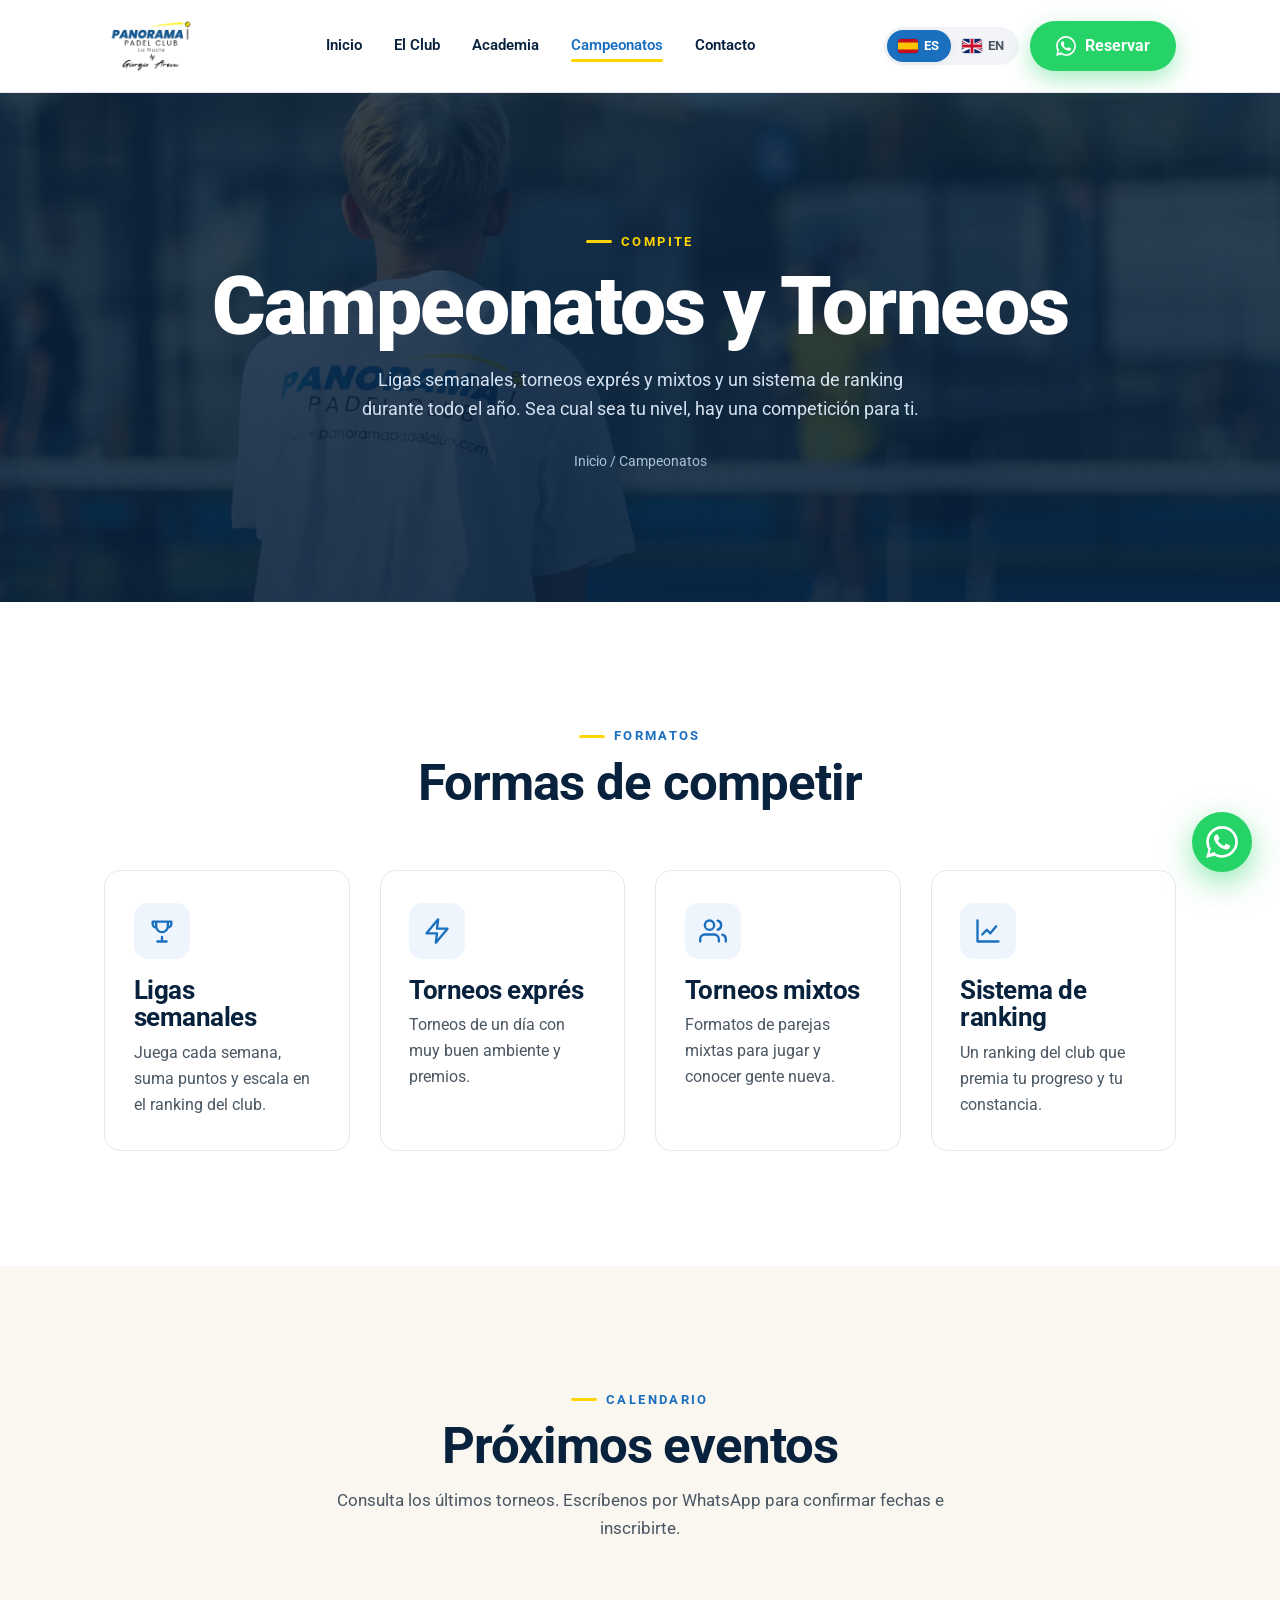
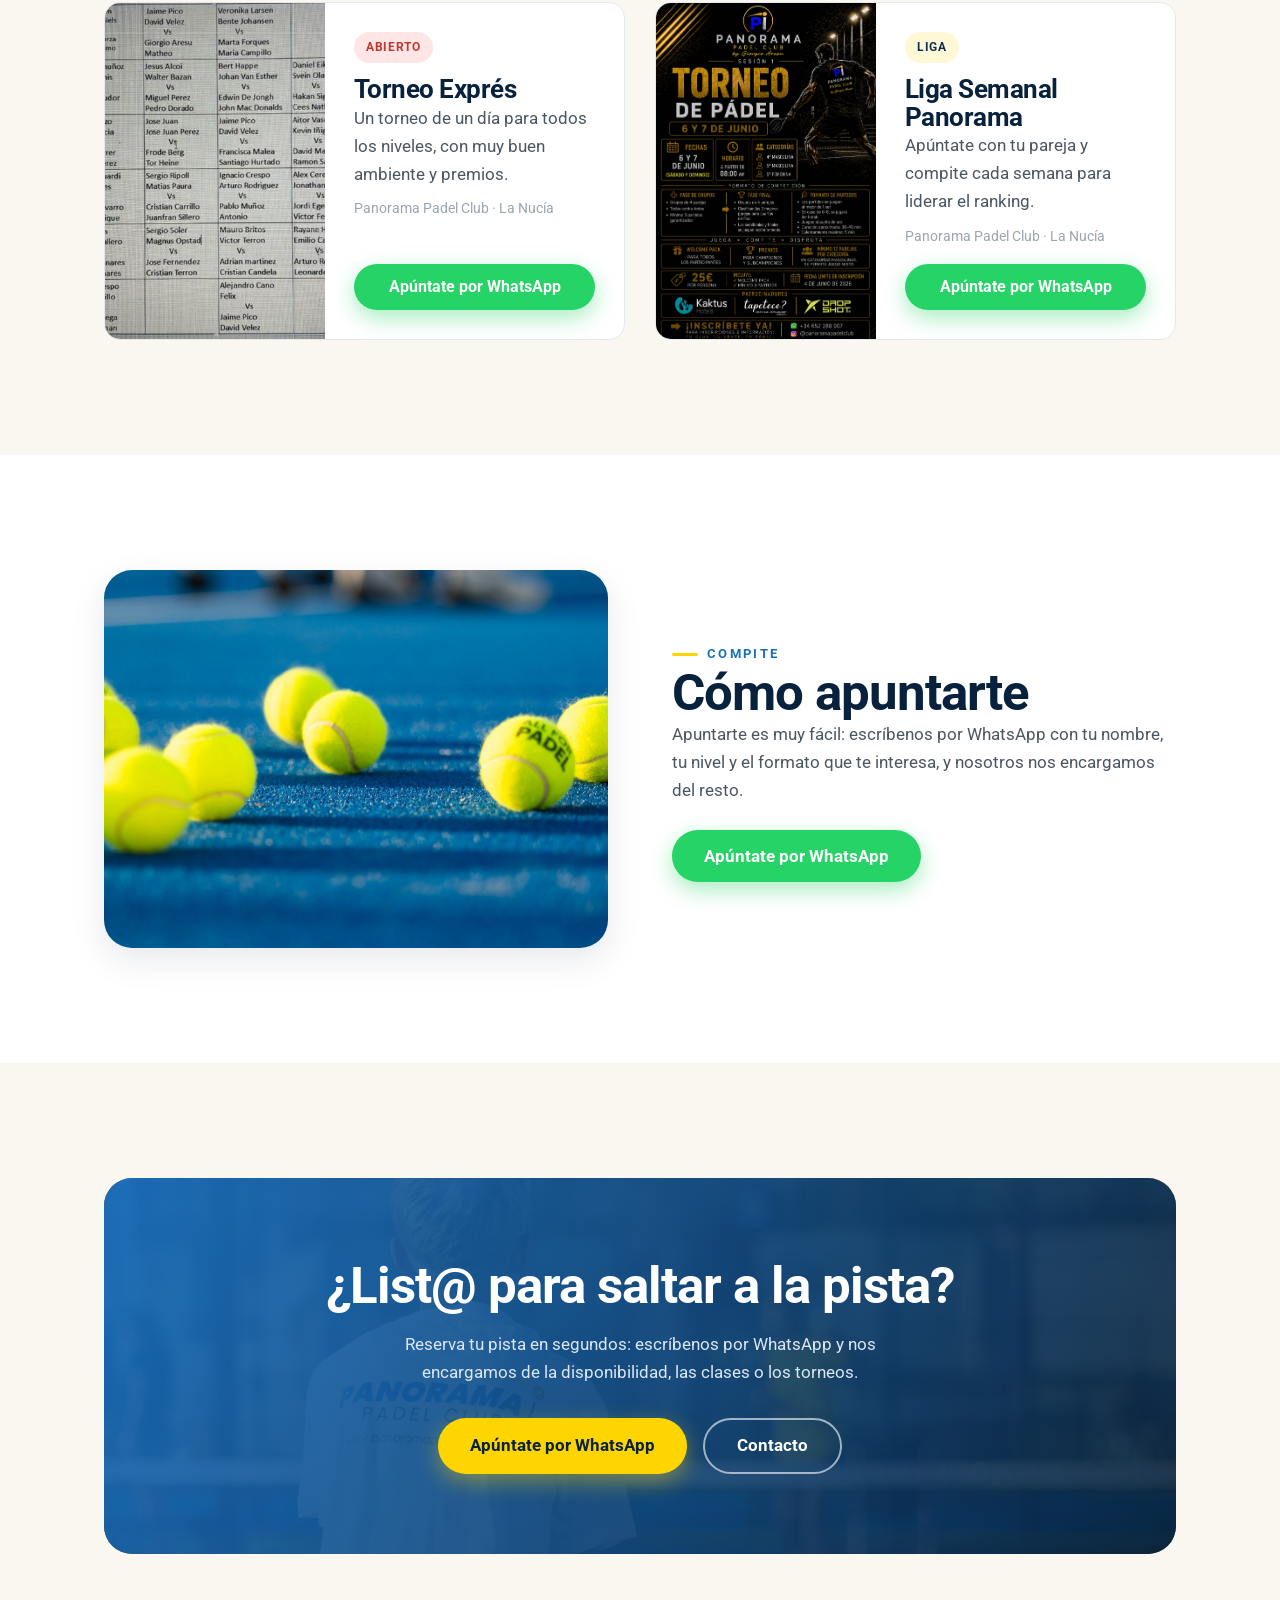
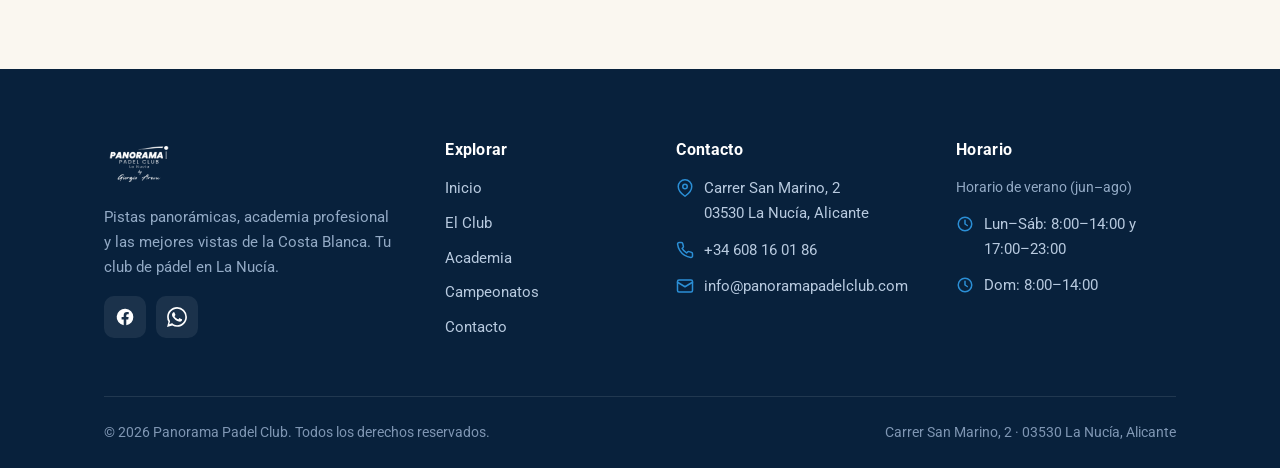
<file: campeonatos.html>
<!DOCTYPE html>
<html lang="es">
<head>
  <meta charset="UTF-8">
  <meta name="viewport" content="width=device-width, initial-scale=1">
  <title data-i18n="meta.tournaments.title">Campeonatos y Torneos | Panorama Padel Club</title>
  <meta name="description" data-i18n-content="meta.tournaments.desc" content="Ligas semanales, torneos exprés y mixtos y sistema de ranking todo el año en Panorama Padel Club, La Nucía. Apúntate por WhatsApp.">
  <link rel="canonical" href="https://panoramapadelclub.com/campeonatos.html">
  <meta name="theme-color" content="#08213c">
  <meta property="og:type" content="website">
  <meta property="og:site_name" content="Panorama Padel Club">
  <meta property="og:title" content="Campeonatos y Torneos | Panorama Padel Club">
  <meta property="og:description" content="Ligas semanales, torneos exprés y mixtos y sistema de ranking todo el año. Apúntate por WhatsApp.">
  <meta property="og:image" content="https://panoramapadelclub.com/assets/img/og-image.jpg">
  <meta property="og:url" content="https://panoramapadelclub.com/campeonatos.html">
  <meta name="twitter:card" content="summary_large_image">
  <link rel="alternate" hreflang="es" href="https://panoramapadelclub.com/campeonatos.html">
  <link rel="alternate" hreflang="en" href="https://panoramapadelclub.com/campeonatos.html">
  <link rel="alternate" hreflang="x-default" href="https://panoramapadelclub.com/campeonatos.html">
  <link rel="icon" href="assets/favicon/favicon.ico" sizes="any">
  <link rel="icon" type="image/png" sizes="32x32" href="assets/favicon/favicon-32x32.png">
  <link rel="apple-touch-icon" href="assets/favicon/apple-touch-icon.png">
  <link rel="preconnect" href="https://fonts.googleapis.com">
  <link rel="preconnect" href="https://fonts.gstatic.com" crossorigin>
  <link href="https://fonts.googleapis.com/css2?family=Roboto:wght@400;500;700;900&display=swap" rel="stylesheet">
  <link rel="stylesheet" href="css/styles.css">
  <script type="application/ld+json">
  {
    "@context": "https://schema.org",
    "@type": "BreadcrumbList",
    "itemListElement": [
      { "@type": "ListItem", "position": 1, "name": "Inicio", "item": "https://panoramapadelclub.com/" },
      { "@type": "ListItem", "position": 2, "name": "Campeonatos y Torneos", "item": "https://panoramapadelclub.com/campeonatos.html" }
    ]
  }
  </script>
</head>
<body>

  <header class="site-header">
    <div class="container nav">
      <a href="index.html" class="nav__logo" aria-label="Panorama Padel Club — Inicio">
        <img src="assets/img/logo.png" alt="Panorama Padel Club" width="180" height="42">
      </a>
      <nav class="nav__links" aria-label="Menú principal">
        <a href="index.html" data-i18n="nav.home">Inicio</a>
        <a href="el-club.html" data-i18n="nav.club">El Club</a>
        <a href="academia.html" data-i18n="nav.academy">Academia</a>
        <a href="campeonatos.html" class="active" aria-current="page" data-i18n="nav.tournaments">Campeonatos</a>
        <a href="contacto.html" data-i18n="nav.contact">Contacto</a>
      </nav>
      <div class="nav__actions">
        <div class="lang-toggle" role="group" aria-label="Idioma / Language">
          <button type="button" data-lang="es" aria-pressed="true"><span class="flag" aria-hidden="true"><svg viewBox="0 0 3 2" preserveAspectRatio="xMidYMid slice"><rect width="3" height="2" fill="#c60b1e"/><rect y=".5" width="3" height="1" fill="#ffc400"/></svg></span>ES</button>
          <button type="button" data-lang="en" aria-pressed="false"><span class="flag" aria-hidden="true"><svg viewBox="0 0 60 30" preserveAspectRatio="xMidYMid slice"><clipPath id="ukb"><path d="M30 15h30v15zv15H30zH0v-15zv-15h30z"/></clipPath><path d="M0 0v30h60V0z" fill="#012169"/><path d="M0 0l60 30m0-30L0 30" stroke="#fff" stroke-width="6"/><path d="M0 0l60 30m0-30L0 30" clip-path="url(#ukb)" stroke="#C8102E" stroke-width="4"/><path d="M30 0v30M0 15h60" stroke="#fff" stroke-width="10"/><path d="M30 0v30M0 15h60" stroke="#C8102E" stroke-width="6"/></svg></span>EN</button>
        </div>
        <a class="btn btn--wa btn--reserve-desktop" data-wa="tournament" href="#" rel="noopener">
          <svg viewBox="0 0 24 24" fill="currentColor" aria-hidden="true"><path d="M.057 24l1.687-6.163a11.867 11.867 0 01-1.587-5.946C.16 5.335 5.495 0 12.05 0a11.82 11.82 0 018.413 3.488 11.82 11.82 0 013.48 8.414c-.003 6.557-5.338 11.892-11.893 11.892a11.9 11.9 0 01-5.688-1.448L.057 24zm6.597-3.807c1.676.995 3.276 1.591 5.392 1.592 5.448 0 9.886-4.434 9.889-9.885.002-5.462-4.415-9.89-9.881-9.892-5.452 0-9.887 4.434-9.889 9.884a9.86 9.86 0 001.51 5.26l-.999 3.648 3.978-1.575zm11.387-5.464c-.074-.124-.272-.198-.57-.347-.297-.149-1.758-.868-2.031-.967-.272-.099-.47-.149-.669.149-.198.297-.767.967-.94 1.165-.173.198-.347.223-.644.074-.297-.149-1.255-.462-2.39-1.475-.883-.788-1.48-1.761-1.653-2.059-.173-.297-.018-.458.13-.606.134-.133.297-.347.446-.521.151-.172.2-.296.3-.495.099-.198.05-.372-.025-.521-.075-.148-.669-1.611-.916-2.206-.242-.579-.487-.501-.669-.51l-.57-.01c-.198 0-.52.074-.792.372s-1.04 1.016-1.04 2.479 1.065 2.876 1.213 3.074c.149.198 2.095 3.2 5.076 4.487.709.306 1.263.489 1.694.626.712.226 1.36.194 1.872.118.571-.085 1.758-.719 2.006-1.413.248-.695.248-1.29.173-1.414z"/></svg>
          <span data-i18n="cta.book">Reservar</span>
        </a>
        <button class="nav__burger" aria-label="Abrir menú" data-i18n-aria="aria.open_menu" aria-expanded="false" aria-controls="mobile-menu"><span></span></button>
      </div>
    </div>
  </header>

  <div class="mobile-panel" id="mobile-menu" aria-label="Menú móvil">
    <a href="index.html" data-i18n="nav.home">Inicio</a>
    <a href="el-club.html" data-i18n="nav.club">El Club</a>
    <a href="academia.html" data-i18n="nav.academy">Academia</a>
    <a href="campeonatos.html" class="active" data-i18n="nav.tournaments">Campeonatos</a>
    <a href="contacto.html" data-i18n="nav.contact">Contacto</a>
    <a class="btn btn--wa btn--lg btn--block" data-wa="tournament" href="#" rel="noopener" data-i18n="cta.book_wa">Reservar por WhatsApp</a>
  </div>

  <main>
    <section class="pagehero">
      <div class="pagehero__bg"><img src="assets/img/court-pano-1.jpg" alt="Torneos de pádel en Panorama Padel Club"></div>
      <div class="container">
        <span class="eyebrow" data-i18n="to.hero.eyebrow">Compite</span>
        <h1 data-i18n="to.hero.title">Campeonatos y Torneos</h1>
        <p data-i18n="to.hero.sub">Ligas semanales, torneos exprés y mixtos y un sistema de ranking durante todo el año. Sea cual sea tu nivel, hay una competición para ti.</p>
        <nav class="crumbs"><a href="index.html" data-i18n="nav.home">Inicio</a> / <span data-i18n="to.crumb">Campeonatos</span></nav>
      </div>
    </section>

    <section class="section">
      <div class="container">
        <div class="section-head center reveal">
          <span class="eyebrow" data-i18n="to.fmt.eyebrow">Formatos</span>
          <h2 data-i18n="to.fmt.title">Formas de competir</h2>
        </div>
        <div class="grid grid--4">
          <article class="card reveal">
            <div class="card__icon"><svg viewBox="0 0 24 24" fill="none" stroke="currentColor" stroke-width="2" stroke-linecap="round" stroke-linejoin="round"><path d="M8 21h8M12 17v4M7 4h10v4a5 5 0 0 1-10 0zM7 4H4v2a3 3 0 0 0 3 3M17 4h3v2a3 3 0 0 1-3 3"/></svg></div>
            <h3 data-i18n="to.f1.t">Ligas semanales</h3>
            <p data-i18n="to.f1.d">Juega cada semana, suma puntos y escala en el ranking del club.</p>
          </article>
          <article class="card reveal d1">
            <div class="card__icon"><svg viewBox="0 0 24 24" fill="none" stroke="currentColor" stroke-width="2" stroke-linecap="round" stroke-linejoin="round"><path d="M13 2 3 14h9l-1 8 10-12h-9z"/></svg></div>
            <h3 data-i18n="to.f2.t">Torneos exprés</h3>
            <p data-i18n="to.f2.d">Torneos de un día con muy buen ambiente y premios.</p>
          </article>
          <article class="card reveal d2">
            <div class="card__icon"><svg viewBox="0 0 24 24" fill="none" stroke="currentColor" stroke-width="2" stroke-linecap="round" stroke-linejoin="round"><path d="M17 21v-2a4 4 0 0 0-4-4H5a4 4 0 0 0-4 4v2M9 11a4 4 0 1 0 0-8 4 4 0 0 0 0 8zM23 21v-2a4 4 0 0 0-3-3.87M16 3.13a4 4 0 0 1 0 7.75"/></svg></div>
            <h3 data-i18n="to.f3.t">Torneos mixtos</h3>
            <p data-i18n="to.f3.d">Formatos de parejas mixtas para jugar y conocer gente nueva.</p>
          </article>
          <article class="card reveal d3">
            <div class="card__icon"><svg viewBox="0 0 24 24" fill="none" stroke="currentColor" stroke-width="2" stroke-linecap="round" stroke-linejoin="round"><path d="M3 3v18h18M7 15l4-4 3 3 5-6"/></svg></div>
            <h3 data-i18n="to.f4.t">Sistema de ranking</h3>
            <p data-i18n="to.f4.d">Un ranking del club que premia tu progreso y tu constancia.</p>
          </article>
        </div>
      </div>
    </section>

    <section class="section section--sand">
      <div class="container">
        <div class="section-head center reveal">
          <span class="eyebrow" data-i18n="to.up.eyebrow">Calendario</span>
          <h2 data-i18n="to.up.title">Próximos eventos</h2>
          <p data-i18n="to.up.sub">Consulta los últimos torneos. Escríbenos por WhatsApp para confirmar fechas e inscribirte.</p>
        </div>
        <div class="grid grid--2">
          <article class="tourney reveal">
            <div class="tourney__img"><img src="assets/img/tournament-1.jpg" alt="Cartel de torneo exprés de pádel"></div>
            <div class="tourney__body">
              <span class="badge badge--live" data-i18n="to.e1.badge">Abierto</span>
              <h3 data-i18n="to.e1.t">Torneo Exprés</h3>
              <p data-i18n="to.e1.d">Un torneo de un día para todos los niveles, con muy buen ambiente y premios.</p>
              <p style="font-size:.85rem;color:var(--gray-400);margin:.6rem 0 1rem" data-i18n="to.e1.meta">Panorama Padel Club · La Nucía</p>
              <a class="btn btn--wa" data-wa="tournament" href="#" rel="noopener" style="margin-top:auto" data-i18n="to.join">Apúntate por WhatsApp</a>
            </div>
          </article>
          <article class="tourney reveal d1">
            <div class="tourney__img"><img src="assets/img/tournament-2.jpg" alt="Cartel de la liga de pádel"></div>
            <div class="tourney__body">
              <span class="badge" data-i18n="to.e2.badge">Liga</span>
              <h3 data-i18n="to.e2.t">Liga Semanal Panorama</h3>
              <p data-i18n="to.e2.d">Apúntate con tu pareja y compite cada semana para liderar el ranking.</p>
              <p style="font-size:.85rem;color:var(--gray-400);margin:.6rem 0 1rem" data-i18n="to.e2.meta">Panorama Padel Club · La Nucía</p>
              <a class="btn btn--wa" data-wa="tournament" href="#" rel="noopener" style="margin-top:auto" data-i18n="to.join">Apúntate por WhatsApp</a>
            </div>
          </article>
        </div>
      </div>
    </section>

    <section class="section">
      <div class="container split">
        <div class="split__media reveal"><img src="assets/img/padel-balls.jpg" alt="Pelotas de pádel"></div>
        <div class="split__body reveal d1">
          <span class="eyebrow" data-i18n="to.hero.eyebrow">Compite</span>
          <h2 data-i18n="to.how.title">Cómo apuntarte</h2>
          <p data-i18n="to.how.p">Apuntarte es muy fácil: escríbenos por WhatsApp con tu nombre, tu nivel y el formato que te interesa, y nosotros nos encargamos del resto.</p>
          <p style="margin-top:1.6rem">
            <a class="btn btn--wa btn--lg" data-wa="tournament" href="#" rel="noopener" data-i18n="to.join">Apúntate por WhatsApp</a>
          </p>
        </div>
      </div>
    </section>

    <section class="section section--sand">
      <div class="container">
        <div class="cta-band reveal">
          <div class="cta-band__bg"><img src="assets/img/court-pano-1.jpg" alt=""></div>
          <h2 data-i18n="ctaband.title">¿List@ para saltar a la pista?</h2>
          <p data-i18n="ctaband.p">Reserva tu pista en segundos: escríbenos por WhatsApp y nos encargamos de la disponibilidad, las clases o los torneos.</p>
          <div class="hero__cta">
            <a class="btn btn--primary btn--lg" data-wa="tournament" href="#" rel="noopener" data-i18n="to.join">Apúntate por WhatsApp</a>
            <a class="btn btn--outline btn--lg" href="contacto.html" data-i18n="nav.contact">Contacto</a>
          </div>
        </div>
      </div>
    </section>
  </main>

  <footer class="site-footer">
    <div class="container">
      <div class="footer-grid">
        <div>
          <img class="flogo" src="assets/img/logo-white.png" alt="Panorama Padel Club">
          <p data-i18n="footer.tagline">Pistas panorámicas, academia profesional y las mejores vistas de la Costa Blanca. Tu club de pádel en La Nucía.</p>
          <div class="socials">
            <a href="https://www.facebook.com/people/Panorama-Padel-Club/61579267795845/" target="_blank" rel="noopener" aria-label="Facebook"><svg viewBox="0 0 24 24" fill="currentColor" aria-hidden="true"><path d="M22 12a10 10 0 1 0-11.56 9.88v-6.99H7.9V12h2.54V9.8c0-2.5 1.49-3.89 3.77-3.89 1.09 0 2.24.2 2.24.2v2.46h-1.26c-1.24 0-1.63.77-1.63 1.56V12h2.78l-.44 2.89h-2.34v6.99A10 10 0 0 0 22 12z"/></svg></a>
            <a data-wa="general" href="#" target="_blank" rel="noopener" aria-label="WhatsApp"><svg viewBox="0 0 24 24" fill="currentColor" aria-hidden="true"><path d="M.057 24l1.687-6.163a11.867 11.867 0 01-1.587-5.946C.16 5.335 5.495 0 12.05 0a11.82 11.82 0 018.413 3.488 11.82 11.82 0 013.48 8.414c-.003 6.557-5.338 11.892-11.893 11.892a11.9 11.9 0 01-5.688-1.448L.057 24zm6.597-3.807c1.676.995 3.276 1.591 5.392 1.592 5.448 0 9.886-4.434 9.889-9.885.002-5.462-4.415-9.89-9.881-9.892-5.452 0-9.887 4.434-9.889 9.884a9.86 9.86 0 001.51 5.26l-.999 3.648 3.978-1.575zm11.387-5.464c-.074-.124-.272-.198-.57-.347-.297-.149-1.758-.868-2.031-.967-.272-.099-.47-.149-.669.149-.198.297-.767.967-.94 1.165-.173.198-.347.223-.644.074-.297-.149-1.255-.462-2.39-1.475-.883-.788-1.48-1.761-1.653-2.059-.173-.297-.018-.458.13-.606.134-.133.297-.347.446-.521.151-.172.2-.296.3-.495.099-.198.05-.372-.025-.521-.075-.148-.669-1.611-.916-2.206-.242-.579-.487-.501-.669-.51l-.57-.01c-.198 0-.52.074-.792.372s-1.04 1.016-1.04 2.479 1.065 2.876 1.213 3.074c.149.198 2.095 3.2 5.076 4.487.709.306 1.263.489 1.694.626.712.226 1.36.194 1.872.118.571-.085 1.758-.719 2.006-1.413.248-.695.248-1.29.173-1.414z"/></svg></a>
          </div>
        </div>
        <div>
          <h4 data-i18n="footer.explore">Explorar</h4>
          <nav class="footer-links">
            <a href="index.html" data-i18n="nav.home">Inicio</a>
            <a href="el-club.html" data-i18n="nav.club">El Club</a>
            <a href="academia.html" data-i18n="nav.academy">Academia</a>
            <a href="campeonatos.html" data-i18n="nav.tournaments">Campeonatos</a>
            <a href="contacto.html" data-i18n="nav.contact">Contacto</a>
          </nav>
        </div>
        <div>
          <h4 data-i18n="footer.contact_h">Contacto</h4>
          <div class="footer-contact">
            <div class="row"><svg viewBox="0 0 24 24" fill="none" stroke="currentColor" stroke-width="2" stroke-linecap="round" stroke-linejoin="round"><path d="M21 10c0 7-9 13-9 13s-9-6-9-13a9 9 0 0 1 18 0z"/><circle cx="12" cy="10" r="3"/></svg><span>Carrer San Marino, 2<br>03530 La Nucía, Alicante</span></div>
            <div class="row"><svg viewBox="0 0 24 24" fill="none" stroke="currentColor" stroke-width="2" stroke-linecap="round" stroke-linejoin="round"><path d="M22 16.92v3a2 2 0 0 1-2.18 2 19.79 19.79 0 0 1-8.63-3.07 19.5 19.5 0 0 1-6-6 19.79 19.79 0 0 1-3.07-8.67A2 2 0 0 1 4.11 2h3a2 2 0 0 1 2 1.72c.13.96.36 1.9.7 2.81a2 2 0 0 1-.45 2.11L8.09 9.91a16 16 0 0 0 6 6l1.27-1.27a2 2 0 0 1 2.11-.45c.9.34 1.85.57 2.81.7A2 2 0 0 1 22 16.92z"/></svg><a href="tel:+34608160186">+34 608 16 01 86</a></div>
            <div class="row"><svg viewBox="0 0 24 24" fill="none" stroke="currentColor" stroke-width="2" stroke-linecap="round" stroke-linejoin="round"><rect x="2" y="4" width="20" height="16" rx="2"/><path d="m22 7-10 6L2 7"/></svg><a href="mailto:info@panoramapadelclub.com">info@panoramapadelclub.com</a></div>
          </div>
        </div>
        <div>
          <h4 data-i18n="footer.hours_h">Horario</h4>
          <p style="margin-bottom:.8rem;font-size:.85rem" data-i18n="footer.summer">Horario de verano (jun–ago)</p>
          <div class="footer-contact">
            <div class="row"><svg viewBox="0 0 24 24" fill="none" stroke="currentColor" stroke-width="2" stroke-linecap="round" stroke-linejoin="round"><circle cx="12" cy="12" r="9"/><path d="M12 7v5l3 2"/></svg><span data-i18n="footer.hours_week">Lun–Sáb: 8:00–14:00 y 17:00–23:00</span></div>
            <div class="row"><svg viewBox="0 0 24 24" fill="none" stroke="currentColor" stroke-width="2" stroke-linecap="round" stroke-linejoin="round"><circle cx="12" cy="12" r="9"/><path d="M12 7v5l3 2"/></svg><span data-i18n="footer.hours_sun">Dom: 8:00–14:00</span></div>
          </div>
        </div>
      </div>
      <div class="footer-bottom">
        <span>© <span data-year>2026</span> Panorama Padel Club. <span data-i18n="footer.rights">Todos los derechos reservados.</span></span>
        <span>Carrer San Marino, 2 · 03530 La Nucía, Alicante</span>
      </div>
    </div>
  </footer>

  <a class="wa-float" data-wa="tournament" href="#" rel="noopener" aria-label="Reservar por WhatsApp" data-i18n-aria="aria.wa_float">
    <svg viewBox="0 0 24 24" fill="currentColor" aria-hidden="true"><path d="M.057 24l1.687-6.163a11.867 11.867 0 01-1.587-5.946C.16 5.335 5.495 0 12.05 0a11.82 11.82 0 018.413 3.488 11.82 11.82 0 013.48 8.414c-.003 6.557-5.338 11.892-11.893 11.892a11.9 11.9 0 01-5.688-1.448L.057 24zm6.597-3.807c1.676.995 3.276 1.591 5.392 1.592 5.448 0 9.886-4.434 9.889-9.885.002-5.462-4.415-9.89-9.881-9.892-5.452 0-9.887 4.434-9.889 9.884a9.86 9.86 0 001.51 5.26l-.999 3.648 3.978-1.575zm11.387-5.464c-.074-.124-.272-.198-.57-.347-.297-.149-1.758-.868-2.031-.967-.272-.099-.47-.149-.669.149-.198.297-.767.967-.94 1.165-.173.198-.347.223-.644.074-.297-.149-1.255-.462-2.39-1.475-.883-.788-1.48-1.761-1.653-2.059-.173-.297-.018-.458.13-.606.134-.133.297-.347.446-.521.151-.172.2-.296.3-.495.099-.198.05-.372-.025-.521-.075-.148-.669-1.611-.916-2.206-.242-.579-.487-.501-.669-.51l-.57-.01c-.198 0-.52.074-.792.372s-1.04 1.016-1.04 2.479 1.065 2.876 1.213 3.074c.149.198 2.095 3.2 5.076 4.487.709.306 1.263.489 1.694.626.712.226 1.36.194 1.872.118.571-.085 1.758-.719 2.006-1.413.248-.695.248-1.29.173-1.414z"/></svg>
  </a>

  <script src="js/i18n.js"></script>
  <script src="js/main.js"></script>
</body>
</html>
</file>
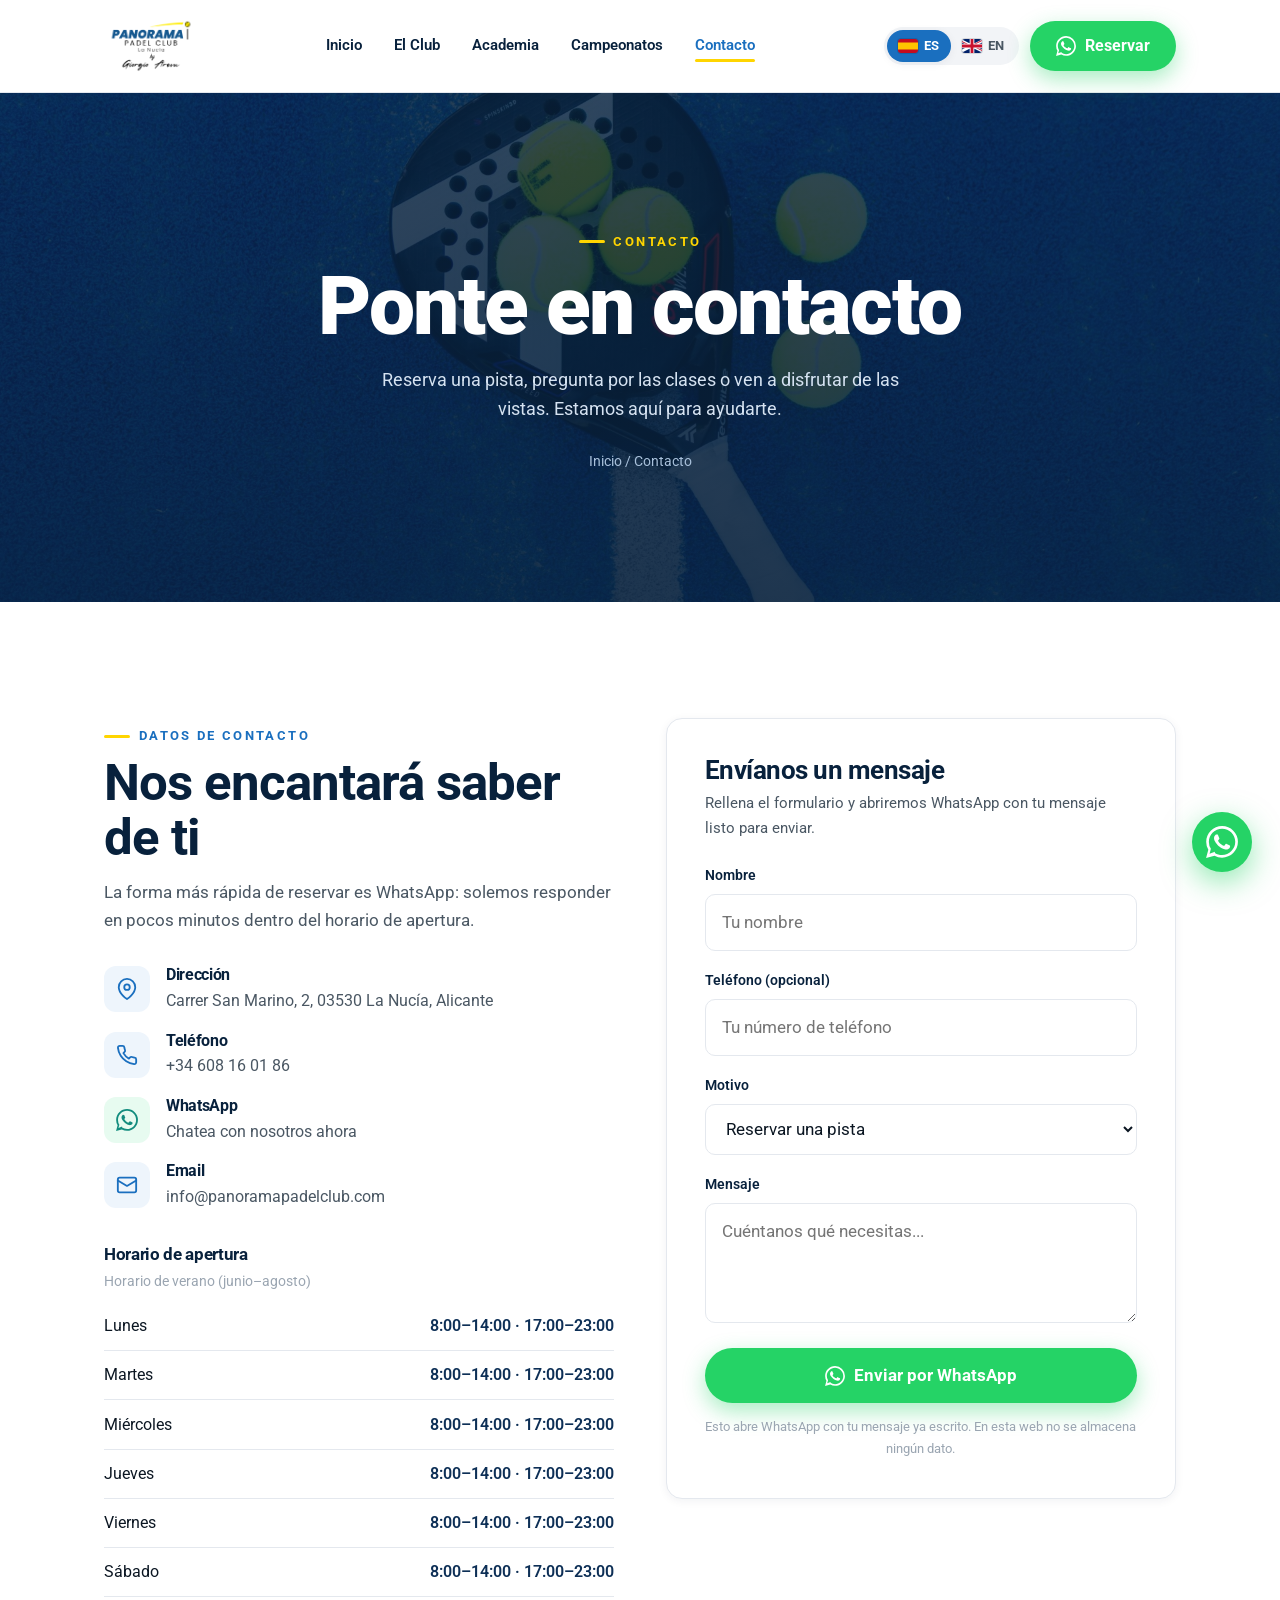
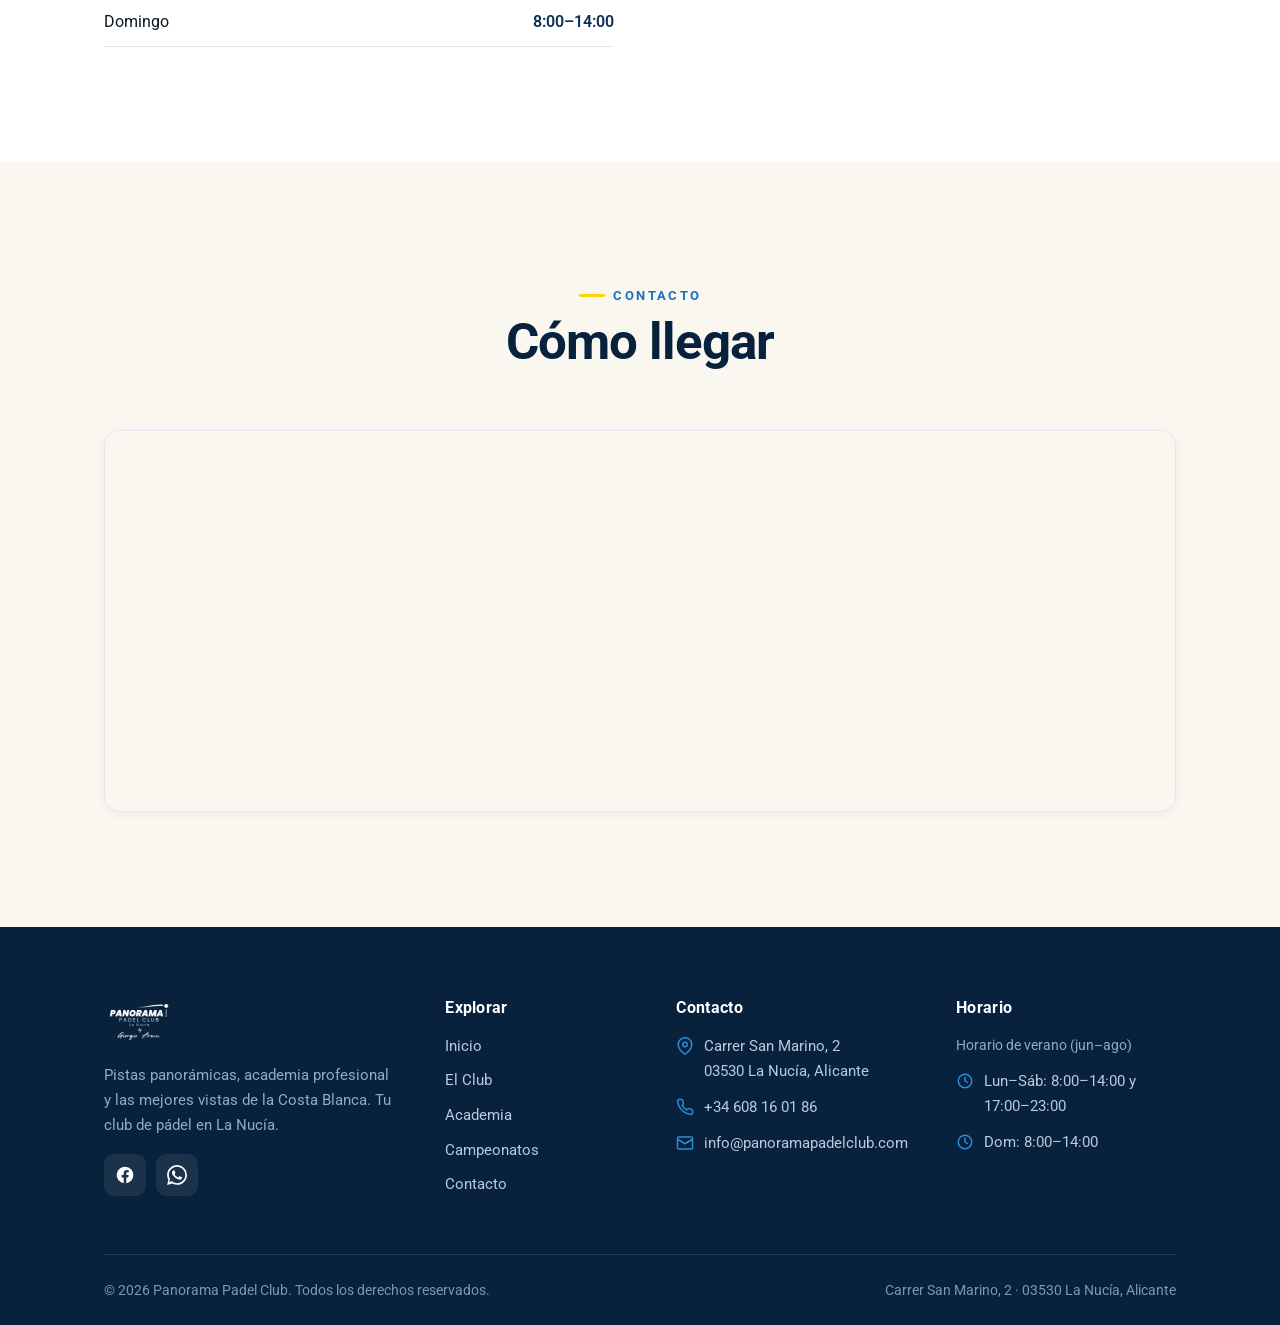
<file: contacto.html>
<!DOCTYPE html>
<html lang="es">
<head>
  <meta charset="UTF-8">
  <meta name="viewport" content="width=device-width, initial-scale=1">
  <title data-i18n="meta.contact.title">Contacto | Panorama Padel Club — La Nucía, Alicante</title>
  <meta name="description" data-i18n-content="meta.contact.desc" content="Contacta con Panorama Padel Club en La Nucía: dirección, horario, teléfono y reserva por WhatsApp. Carrer San Marino, 2, 03530 La Nucía, Alicante.">
  <link rel="canonical" href="https://panoramapadelclub.com/contacto.html">
  <meta name="theme-color" content="#08213c">
  <meta property="og:type" content="website">
  <meta property="og:site_name" content="Panorama Padel Club">
  <meta property="og:title" content="Contacto | Panorama Padel Club">
  <meta property="og:description" content="Reserva una pista, pregunta por las clases o ven a disfrutar de las vistas. Estamos en La Nucía, Alicante.">
  <meta property="og:image" content="https://panoramapadelclub.com/assets/img/og-image.jpg">
  <meta property="og:url" content="https://panoramapadelclub.com/contacto.html">
  <meta name="twitter:card" content="summary_large_image">
  <link rel="alternate" hreflang="es" href="https://panoramapadelclub.com/contacto.html">
  <link rel="alternate" hreflang="en" href="https://panoramapadelclub.com/contacto.html">
  <link rel="alternate" hreflang="x-default" href="https://panoramapadelclub.com/contacto.html">
  <link rel="icon" href="assets/favicon/favicon.ico" sizes="any">
  <link rel="icon" type="image/png" sizes="32x32" href="assets/favicon/favicon-32x32.png">
  <link rel="apple-touch-icon" href="assets/favicon/apple-touch-icon.png">
  <link rel="preconnect" href="https://fonts.googleapis.com">
  <link rel="preconnect" href="https://fonts.gstatic.com" crossorigin>
  <link href="https://fonts.googleapis.com/css2?family=Roboto:wght@400;500;700;900&display=swap" rel="stylesheet">
  <link rel="stylesheet" href="css/styles.css">
  <script type="application/ld+json">
  {
    "@context": "https://schema.org",
    "@type": "BreadcrumbList",
    "itemListElement": [
      { "@type": "ListItem", "position": 1, "name": "Inicio", "item": "https://panoramapadelclub.com/" },
      { "@type": "ListItem", "position": 2, "name": "Contacto", "item": "https://panoramapadelclub.com/contacto.html" }
    ]
  }
  </script>
</head>
<body>

  <header class="site-header">
    <div class="container nav">
      <a href="index.html" class="nav__logo" aria-label="Panorama Padel Club — Inicio">
        <img src="assets/img/logo.png" alt="Panorama Padel Club" width="180" height="42">
      </a>
      <nav class="nav__links" aria-label="Menú principal">
        <a href="index.html" data-i18n="nav.home">Inicio</a>
        <a href="el-club.html" data-i18n="nav.club">El Club</a>
        <a href="academia.html" data-i18n="nav.academy">Academia</a>
        <a href="campeonatos.html" data-i18n="nav.tournaments">Campeonatos</a>
        <a href="contacto.html" class="active" aria-current="page" data-i18n="nav.contact">Contacto</a>
      </nav>
      <div class="nav__actions">
        <div class="lang-toggle" role="group" aria-label="Idioma / Language">
          <button type="button" data-lang="es" aria-pressed="true"><span class="flag" aria-hidden="true"><svg viewBox="0 0 3 2" preserveAspectRatio="xMidYMid slice"><rect width="3" height="2" fill="#c60b1e"/><rect y=".5" width="3" height="1" fill="#ffc400"/></svg></span>ES</button>
          <button type="button" data-lang="en" aria-pressed="false"><span class="flag" aria-hidden="true"><svg viewBox="0 0 60 30" preserveAspectRatio="xMidYMid slice"><clipPath id="ukb"><path d="M30 15h30v15zv15H30zH0v-15zv-15h30z"/></clipPath><path d="M0 0v30h60V0z" fill="#012169"/><path d="M0 0l60 30m0-30L0 30" stroke="#fff" stroke-width="6"/><path d="M0 0l60 30m0-30L0 30" clip-path="url(#ukb)" stroke="#C8102E" stroke-width="4"/><path d="M30 0v30M0 15h60" stroke="#fff" stroke-width="10"/><path d="M30 0v30M0 15h60" stroke="#C8102E" stroke-width="6"/></svg></span>EN</button>
        </div>
        <a class="btn btn--wa btn--reserve-desktop" data-wa="booking" href="#" rel="noopener">
          <svg viewBox="0 0 24 24" fill="currentColor" aria-hidden="true"><path d="M.057 24l1.687-6.163a11.867 11.867 0 01-1.587-5.946C.16 5.335 5.495 0 12.05 0a11.82 11.82 0 018.413 3.488 11.82 11.82 0 013.48 8.414c-.003 6.557-5.338 11.892-11.893 11.892a11.9 11.9 0 01-5.688-1.448L.057 24zm6.597-3.807c1.676.995 3.276 1.591 5.392 1.592 5.448 0 9.886-4.434 9.889-9.885.002-5.462-4.415-9.89-9.881-9.892-5.452 0-9.887 4.434-9.889 9.884a9.86 9.86 0 001.51 5.26l-.999 3.648 3.978-1.575zm11.387-5.464c-.074-.124-.272-.198-.57-.347-.297-.149-1.758-.868-2.031-.967-.272-.099-.47-.149-.669.149-.198.297-.767.967-.94 1.165-.173.198-.347.223-.644.074-.297-.149-1.255-.462-2.39-1.475-.883-.788-1.48-1.761-1.653-2.059-.173-.297-.018-.458.13-.606.134-.133.297-.347.446-.521.151-.172.2-.296.3-.495.099-.198.05-.372-.025-.521-.075-.148-.669-1.611-.916-2.206-.242-.579-.487-.501-.669-.51l-.57-.01c-.198 0-.52.074-.792.372s-1.04 1.016-1.04 2.479 1.065 2.876 1.213 3.074c.149.198 2.095 3.2 5.076 4.487.709.306 1.263.489 1.694.626.712.226 1.36.194 1.872.118.571-.085 1.758-.719 2.006-1.413.248-.695.248-1.29.173-1.414z"/></svg>
          <span data-i18n="cta.book">Reservar</span>
        </a>
        <button class="nav__burger" aria-label="Abrir menú" data-i18n-aria="aria.open_menu" aria-expanded="false" aria-controls="mobile-menu"><span></span></button>
      </div>
    </div>
  </header>

  <div class="mobile-panel" id="mobile-menu" aria-label="Menú móvil">
    <a href="index.html" data-i18n="nav.home">Inicio</a>
    <a href="el-club.html" data-i18n="nav.club">El Club</a>
    <a href="academia.html" data-i18n="nav.academy">Academia</a>
    <a href="campeonatos.html" data-i18n="nav.tournaments">Campeonatos</a>
    <a href="contacto.html" class="active" data-i18n="nav.contact">Contacto</a>
    <a class="btn btn--wa btn--lg btn--block" data-wa="booking" href="#" rel="noopener" data-i18n="cta.book_wa">Reservar por WhatsApp</a>
  </div>

  <main>
    <section class="pagehero">
      <div class="pagehero__bg"><img src="assets/img/court-pano-2.jpg" alt="Panorama Padel Club en La Nucía"></div>
      <div class="container">
        <span class="eyebrow" data-i18n="co.hero.eyebrow">Contacto</span>
        <h1 data-i18n="co.hero.title">Ponte en contacto</h1>
        <p data-i18n="co.hero.sub">Reserva una pista, pregunta por las clases o ven a disfrutar de las vistas. Estamos aquí para ayudarte.</p>
        <nav class="crumbs"><a href="index.html" data-i18n="nav.home">Inicio</a> / <span data-i18n="co.crumb">Contacto</span></nav>
      </div>
    </section>

    <section class="section">
      <div class="container contact-grid">
        <!-- Left: info -->
        <div class="reveal">
          <span class="eyebrow" data-i18n="co.info.eyebrow">Datos de contacto</span>
          <h2 style="margin:.5rem 0 .8rem" data-i18n="co.info.title">Nos encantará saber de ti</h2>
          <p style="margin-bottom:2rem" data-i18n="co.info.sub">La forma más rápida de reservar es WhatsApp: solemos responder en pocos minutos dentro del horario de apertura.</p>
          <div class="info-list">
            <div class="info-item">
              <span class="ic"><svg viewBox="0 0 24 24" fill="none" stroke="currentColor" stroke-width="2" stroke-linecap="round" stroke-linejoin="round"><path d="M21 10c0 7-9 13-9 13s-9-6-9-13a9 9 0 0 1 18 0z"/><circle cx="12" cy="10" r="3"/></svg></span>
              <div><h4 data-i18n="co.addr.h">Dirección</h4><a href="https://www.google.com/maps?q=Carrer+San+Marino+2,+03530+La+Nucía,+Alicante" target="_blank" rel="noopener">Carrer San Marino, 2, 03530 La Nucía, Alicante</a></div>
            </div>
            <div class="info-item">
              <span class="ic"><svg viewBox="0 0 24 24" fill="none" stroke="currentColor" stroke-width="2" stroke-linecap="round" stroke-linejoin="round"><path d="M22 16.92v3a2 2 0 0 1-2.18 2 19.79 19.79 0 0 1-8.63-3.07 19.5 19.5 0 0 1-6-6 19.79 19.79 0 0 1-3.07-8.67A2 2 0 0 1 4.11 2h3a2 2 0 0 1 2 1.72c.13.96.36 1.9.7 2.81a2 2 0 0 1-.45 2.11L8.09 9.91a16 16 0 0 0 6 6l1.27-1.27a2 2 0 0 1 2.11-.45c.9.34 1.85.57 2.81.7A2 2 0 0 1 22 16.92z"/></svg></span>
              <div><h4 data-i18n="co.phone.h">Teléfono</h4><a href="tel:+34608160186">+34 608 16 01 86</a></div>
            </div>
            <div class="info-item">
              <span class="ic" style="background:#e7fbf0;color:var(--wa-dark)"><svg viewBox="0 0 24 24" fill="currentColor" aria-hidden="true"><path d="M.057 24l1.687-6.163a11.867 11.867 0 01-1.587-5.946C.16 5.335 5.495 0 12.05 0a11.82 11.82 0 018.413 3.488 11.82 11.82 0 013.48 8.414c-.003 6.557-5.338 11.892-11.893 11.892a11.9 11.9 0 01-5.688-1.448L.057 24zm6.597-3.807c1.676.995 3.276 1.591 5.392 1.592 5.448 0 9.886-4.434 9.889-9.885.002-5.462-4.415-9.89-9.881-9.892-5.452 0-9.887 4.434-9.889 9.884a9.86 9.86 0 001.51 5.26l-.999 3.648 3.978-1.575zm11.387-5.464c-.074-.124-.272-.198-.57-.347-.297-.149-1.758-.868-2.031-.967-.272-.099-.47-.149-.669.149-.198.297-.767.967-.94 1.165-.173.198-.347.223-.644.074-.297-.149-1.255-.462-2.39-1.475-.883-.788-1.48-1.761-1.653-2.059-.173-.297-.018-.458.13-.606.134-.133.297-.347.446-.521.151-.172.2-.296.3-.495.099-.198.05-.372-.025-.521-.075-.148-.669-1.611-.916-2.206-.242-.579-.487-.501-.669-.51l-.57-.01c-.198 0-.52.074-.792.372s-1.04 1.016-1.04 2.479 1.065 2.876 1.213 3.074c.149.198 2.095 3.2 5.076 4.487.709.306 1.263.489 1.694.626.712.226 1.36.194 1.872.118.571-.085 1.758-.719 2.006-1.413.248-.695.248-1.29.173-1.414z"/></svg></span>
              <div><h4 data-i18n="co.wa.h">WhatsApp</h4><a data-wa="general" href="#" rel="noopener" data-i18n="co.wa.v">Chatea con nosotros ahora</a></div>
            </div>
            <div class="info-item">
              <span class="ic"><svg viewBox="0 0 24 24" fill="none" stroke="currentColor" stroke-width="2" stroke-linecap="round" stroke-linejoin="round"><rect x="2" y="4" width="20" height="16" rx="2"/><path d="m22 7-10 6L2 7"/></svg></span>
              <div><h4 data-i18n="co.email.h">Email</h4><a href="mailto:info@panoramapadelclub.com">info@panoramapadelclub.com</a></div>
            </div>
          </div>

          <h4 style="font-family:var(--font-head);color:var(--blue-900);margin:2.2rem 0 .4rem" data-i18n="co.hours.h">Horario de apertura</h4>
          <p style="font-size:.85rem;color:var(--gray-400);margin-bottom:.6rem" data-i18n="co.hours.wknd_note">Horario de verano (junio–agosto)</p>
          <table class="hours-table">
            <tbody>
              <tr><td data-i18n="co.hours.mon">Lunes</td><td>8:00–14:00 · 17:00–23:00</td></tr>
              <tr><td data-i18n="co.hours.tue">Martes</td><td>8:00–14:00 · 17:00–23:00</td></tr>
              <tr><td data-i18n="co.hours.wed">Miércoles</td><td>8:00–14:00 · 17:00–23:00</td></tr>
              <tr><td data-i18n="co.hours.thu">Jueves</td><td>8:00–14:00 · 17:00–23:00</td></tr>
              <tr><td data-i18n="co.hours.fri">Viernes</td><td>8:00–14:00 · 17:00–23:00</td></tr>
              <tr><td data-i18n="co.hours.sat">Sábado</td><td>8:00–14:00 · 17:00–23:00</td></tr>
              <tr><td data-i18n="co.hours.sun">Domingo</td><td>8:00–14:00</td></tr>
            </tbody>
          </table>
        </div>

        <!-- Right: form -->
        <div class="reveal d1">
          <form class="form" id="contact-form" novalidate>
            <h3 style="margin-bottom:.4rem" data-i18n="co.form.title">Envíanos un mensaje</h3>
            <p style="margin-bottom:1.4rem;font-size:.95rem" data-i18n="co.form.sub">Rellena el formulario y abriremos WhatsApp con tu mensaje listo para enviar.</p>
            <div class="field">
              <label for="cf-name" data-i18n="co.form.name">Nombre</label>
              <input id="cf-name" name="name" type="text" required placeholder="Tu nombre" data-i18n-placeholder="co.form.name_ph">
            </div>
            <div class="field">
              <label for="cf-phone" data-i18n="co.form.phone">Teléfono (opcional)</label>
              <input id="cf-phone" name="phone" type="tel" placeholder="Tu número de teléfono" data-i18n-placeholder="co.form.phone_ph">
            </div>
            <div class="field">
              <label for="cf-reason" data-i18n="co.form.reason">Motivo</label>
              <select id="cf-reason" name="reason">
                <option data-i18n="co.form.r1">Reservar una pista</option>
                <option data-i18n="co.form.r2">Academia / clases</option>
                <option data-i18n="co.form.r3">Torneos y ligas</option>
                <option data-i18n="co.form.r4">Otra consulta</option>
              </select>
            </div>
            <div class="field">
              <label for="cf-msg" data-i18n="co.form.msg">Mensaje</label>
              <textarea id="cf-msg" name="message" placeholder="Cuéntanos qué necesitas..." data-i18n-placeholder="co.form.msg_ph"></textarea>
            </div>
            <button type="submit" class="btn btn--wa btn--block btn--lg">
              <svg viewBox="0 0 24 24" fill="currentColor" aria-hidden="true"><path d="M.057 24l1.687-6.163a11.867 11.867 0 01-1.587-5.946C.16 5.335 5.495 0 12.05 0a11.82 11.82 0 018.413 3.488 11.82 11.82 0 013.48 8.414c-.003 6.557-5.338 11.892-11.893 11.892a11.9 11.9 0 01-5.688-1.448L.057 24zm6.597-3.807c1.676.995 3.276 1.591 5.392 1.592 5.448 0 9.886-4.434 9.889-9.885.002-5.462-4.415-9.89-9.881-9.892-5.452 0-9.887 4.434-9.889 9.884a9.86 9.86 0 001.51 5.26l-.999 3.648 3.978-1.575zm11.387-5.464c-.074-.124-.272-.198-.57-.347-.297-.149-1.758-.868-2.031-.967-.272-.099-.47-.149-.669.149-.198.297-.767.967-.94 1.165-.173.198-.347.223-.644.074-.297-.149-1.255-.462-2.39-1.475-.883-.788-1.48-1.761-1.653-2.059-.173-.297-.018-.458.13-.606.134-.133.297-.347.446-.521.151-.172.2-.296.3-.495.099-.198.05-.372-.025-.521-.075-.148-.669-1.611-.916-2.206-.242-.579-.487-.501-.669-.51l-.57-.01c-.198 0-.52.074-.792.372s-1.04 1.016-1.04 2.479 1.065 2.876 1.213 3.074c.149.198 2.095 3.2 5.076 4.487.709.306 1.263.489 1.694.626.712.226 1.36.194 1.872.118.571-.085 1.758-.719 2.006-1.413.248-.695.248-1.29.173-1.414z"/></svg>
              <span data-i18n="co.form.send">Enviar por WhatsApp</span>
            </button>
            <small data-i18n="co.form.note">Esto abre WhatsApp con tu mensaje ya escrito. En esta web no se almacena ningún dato.</small>
          </form>
        </div>
      </div>
    </section>

    <section class="section section--sand">
      <div class="container">
        <div class="section-head center reveal">
          <span class="eyebrow" data-i18n="co.hero.eyebrow">Contacto</span>
          <h2 data-i18n="co.map.title">Cómo llegar</h2>
        </div>
        <div class="map-wrap reveal">
          <iframe title="Mapa de Panorama Padel Club" loading="lazy" referrerpolicy="no-referrer-when-downgrade"
            src="https://www.google.com/maps?q=Carrer%20San%20Marino%202%2C%2003530%20La%20Nuc%C3%ADa%2C%20Alicante&output=embed"></iframe>
        </div>
      </div>
    </section>
  </main>

  <footer class="site-footer">
    <div class="container">
      <div class="footer-grid">
        <div>
          <img class="flogo" src="assets/img/logo-white.png" alt="Panorama Padel Club">
          <p data-i18n="footer.tagline">Pistas panorámicas, academia profesional y las mejores vistas de la Costa Blanca. Tu club de pádel en La Nucía.</p>
          <div class="socials">
            <a href="https://www.facebook.com/people/Panorama-Padel-Club/61579267795845/" target="_blank" rel="noopener" aria-label="Facebook"><svg viewBox="0 0 24 24" fill="currentColor" aria-hidden="true"><path d="M22 12a10 10 0 1 0-11.56 9.88v-6.99H7.9V12h2.54V9.8c0-2.5 1.49-3.89 3.77-3.89 1.09 0 2.24.2 2.24.2v2.46h-1.26c-1.24 0-1.63.77-1.63 1.56V12h2.78l-.44 2.89h-2.34v6.99A10 10 0 0 0 22 12z"/></svg></a>
            <a data-wa="general" href="#" target="_blank" rel="noopener" aria-label="WhatsApp"><svg viewBox="0 0 24 24" fill="currentColor" aria-hidden="true"><path d="M.057 24l1.687-6.163a11.867 11.867 0 01-1.587-5.946C.16 5.335 5.495 0 12.05 0a11.82 11.82 0 018.413 3.488 11.82 11.82 0 013.48 8.414c-.003 6.557-5.338 11.892-11.893 11.892a11.9 11.9 0 01-5.688-1.448L.057 24zm6.597-3.807c1.676.995 3.276 1.591 5.392 1.592 5.448 0 9.886-4.434 9.889-9.885.002-5.462-4.415-9.89-9.881-9.892-5.452 0-9.887 4.434-9.889 9.884a9.86 9.86 0 001.51 5.26l-.999 3.648 3.978-1.575zm11.387-5.464c-.074-.124-.272-.198-.57-.347-.297-.149-1.758-.868-2.031-.967-.272-.099-.47-.149-.669.149-.198.297-.767.967-.94 1.165-.173.198-.347.223-.644.074-.297-.149-1.255-.462-2.39-1.475-.883-.788-1.48-1.761-1.653-2.059-.173-.297-.018-.458.13-.606.134-.133.297-.347.446-.521.151-.172.2-.296.3-.495.099-.198.05-.372-.025-.521-.075-.148-.669-1.611-.916-2.206-.242-.579-.487-.501-.669-.51l-.57-.01c-.198 0-.52.074-.792.372s-1.04 1.016-1.04 2.479 1.065 2.876 1.213 3.074c.149.198 2.095 3.2 5.076 4.487.709.306 1.263.489 1.694.626.712.226 1.36.194 1.872.118.571-.085 1.758-.719 2.006-1.413.248-.695.248-1.29.173-1.414z"/></svg></a>
          </div>
        </div>
        <div>
          <h4 data-i18n="footer.explore">Explorar</h4>
          <nav class="footer-links">
            <a href="index.html" data-i18n="nav.home">Inicio</a>
            <a href="el-club.html" data-i18n="nav.club">El Club</a>
            <a href="academia.html" data-i18n="nav.academy">Academia</a>
            <a href="campeonatos.html" data-i18n="nav.tournaments">Campeonatos</a>
            <a href="contacto.html" data-i18n="nav.contact">Contacto</a>
          </nav>
        </div>
        <div>
          <h4 data-i18n="footer.contact_h">Contacto</h4>
          <div class="footer-contact">
            <div class="row"><svg viewBox="0 0 24 24" fill="none" stroke="currentColor" stroke-width="2" stroke-linecap="round" stroke-linejoin="round"><path d="M21 10c0 7-9 13-9 13s-9-6-9-13a9 9 0 0 1 18 0z"/><circle cx="12" cy="10" r="3"/></svg><span>Carrer San Marino, 2<br>03530 La Nucía, Alicante</span></div>
            <div class="row"><svg viewBox="0 0 24 24" fill="none" stroke="currentColor" stroke-width="2" stroke-linecap="round" stroke-linejoin="round"><path d="M22 16.92v3a2 2 0 0 1-2.18 2 19.79 19.79 0 0 1-8.63-3.07 19.5 19.5 0 0 1-6-6 19.79 19.79 0 0 1-3.07-8.67A2 2 0 0 1 4.11 2h3a2 2 0 0 1 2 1.72c.13.96.36 1.9.7 2.81a2 2 0 0 1-.45 2.11L8.09 9.91a16 16 0 0 0 6 6l1.27-1.27a2 2 0 0 1 2.11-.45c.9.34 1.85.57 2.81.7A2 2 0 0 1 22 16.92z"/></svg><a href="tel:+34608160186">+34 608 16 01 86</a></div>
            <div class="row"><svg viewBox="0 0 24 24" fill="none" stroke="currentColor" stroke-width="2" stroke-linecap="round" stroke-linejoin="round"><rect x="2" y="4" width="20" height="16" rx="2"/><path d="m22 7-10 6L2 7"/></svg><a href="mailto:info@panoramapadelclub.com">info@panoramapadelclub.com</a></div>
          </div>
        </div>
        <div>
          <h4 data-i18n="footer.hours_h">Horario</h4>
          <p style="margin-bottom:.8rem;font-size:.85rem" data-i18n="footer.summer">Horario de verano (jun–ago)</p>
          <div class="footer-contact">
            <div class="row"><svg viewBox="0 0 24 24" fill="none" stroke="currentColor" stroke-width="2" stroke-linecap="round" stroke-linejoin="round"><circle cx="12" cy="12" r="9"/><path d="M12 7v5l3 2"/></svg><span data-i18n="footer.hours_week">Lun–Sáb: 8:00–14:00 y 17:00–23:00</span></div>
            <div class="row"><svg viewBox="0 0 24 24" fill="none" stroke="currentColor" stroke-width="2" stroke-linecap="round" stroke-linejoin="round"><circle cx="12" cy="12" r="9"/><path d="M12 7v5l3 2"/></svg><span data-i18n="footer.hours_sun">Dom: 8:00–14:00</span></div>
          </div>
        </div>
      </div>
      <div class="footer-bottom">
        <span>© <span data-year>2026</span> Panorama Padel Club. <span data-i18n="footer.rights">Todos los derechos reservados.</span></span>
        <span>Carrer San Marino, 2 · 03530 La Nucía, Alicante</span>
      </div>
    </div>
  </footer>

  <a class="wa-float" data-wa="booking" href="#" rel="noopener" aria-label="Reservar por WhatsApp" data-i18n-aria="aria.wa_float">
    <svg viewBox="0 0 24 24" fill="currentColor" aria-hidden="true"><path d="M.057 24l1.687-6.163a11.867 11.867 0 01-1.587-5.946C.16 5.335 5.495 0 12.05 0a11.82 11.82 0 018.413 3.488 11.82 11.82 0 013.48 8.414c-.003 6.557-5.338 11.892-11.893 11.892a11.9 11.9 0 01-5.688-1.448L.057 24zm6.597-3.807c1.676.995 3.276 1.591 5.392 1.592 5.448 0 9.886-4.434 9.889-9.885.002-5.462-4.415-9.89-9.881-9.892-5.452 0-9.887 4.434-9.889 9.884a9.86 9.86 0 001.51 5.26l-.999 3.648 3.978-1.575zm11.387-5.464c-.074-.124-.272-.198-.57-.347-.297-.149-1.758-.868-2.031-.967-.272-.099-.47-.149-.669.149-.198.297-.767.967-.94 1.165-.173.198-.347.223-.644.074-.297-.149-1.255-.462-2.39-1.475-.883-.788-1.48-1.761-1.653-2.059-.173-.297-.018-.458.13-.606.134-.133.297-.347.446-.521.151-.172.2-.296.3-.495.099-.198.05-.372-.025-.521-.075-.148-.669-1.611-.916-2.206-.242-.579-.487-.501-.669-.51l-.57-.01c-.198 0-.52.074-.792.372s-1.04 1.016-1.04 2.479 1.065 2.876 1.213 3.074c.149.198 2.095 3.2 5.076 4.487.709.306 1.263.489 1.694.626.712.226 1.36.194 1.872.118.571-.085 1.758-.719 2.006-1.413.248-.695.248-1.29.173-1.414z"/></svg>
  </a>

  <script src="js/i18n.js"></script>
  <script src="js/main.js"></script>
</body>
</html>
</file>
<file: css/styles.css>
/* ==========================================================================
   Panorama Padel Club — Design System
   Brand: deep royal blue + vibrant yellow (from logo & courts)
   ========================================================================== */

:root {
  /* Brand blues */
  --blue-900: #08213c;
  --blue-800: #0d2f56;
  --blue-700: #134176;
  --blue-600: #1a6fbf;   /* logo blue */
  --blue-500: #2b8fd6;   /* court cerulean */
  --blue-050: #eef5fc;

  /* Brand yellow */
  --yellow:     #ffd500;
  --yellow-600: #f0c000;
  --yellow-050: #fff8d6;

  /* Neutrals */
  --ink:     #0b1622;
  --slate:   #4a5763;
  --gray-400:#9aa5b1;
  --gray-200:#e4e8ee;
  --gray-100:#f2f4f7;
  --sand:    #faf7f0;
  --white:   #ffffff;

  /* WhatsApp */
  --wa: #25d366;
  --wa-dark: #128c7e;

  /* System */
  --radius: 16px;
  --radius-sm: 10px;
  --radius-lg: 28px;
  --shadow-sm: 0 2px 10px rgba(8,33,60,.06);
  --shadow:    0 12px 34px rgba(8,33,60,.10);
  --shadow-lg: 0 24px 60px rgba(8,33,60,.18);
  --maxw: 1200px;
  --gutter: clamp(20px, 5vw, 64px);
  --header-h: 92px;

  --font-body: 'Roboto', system-ui, -apple-system, 'Segoe UI', Arial, sans-serif;
  --font-head: 'Roboto', system-ui, -apple-system, 'Segoe UI', Arial, sans-serif;

  --ease: cubic-bezier(.22,.61,.36,1);
}

/* ------- Reset ------- */
*, *::before, *::after { box-sizing: border-box; }
* { margin: 0; padding: 0; }
html { scroll-behavior: smooth; -webkit-text-size-adjust: 100%; }
body {
  font-family: var(--font-body);
  color: var(--ink);
  background: var(--white);
  line-height: 1.65;
  font-size: 17px;
  overflow-x: hidden;
}
img { max-width: 100%; display: block; }
a { color: inherit; text-decoration: none; }
ul { list-style: none; }
button { font: inherit; cursor: pointer; border: none; background: none; }
:focus-visible { outline: 3px solid var(--blue-500); outline-offset: 2px; border-radius: 4px; }

/* ------- Typography ------- */
h1, h2, h3, h4 { font-family: var(--font-head); line-height: 1.08; font-weight: 700; letter-spacing: -.02em; color: var(--blue-900); }
h1 { font-size: clamp(2.6rem, 6.4vw, 5.2rem); font-weight: 900; }
h2 { font-size: clamp(2rem, 4.2vw, 3.2rem); }
h3 { font-size: clamp(1.25rem, 2.4vw, 1.6rem); }
p  { color: var(--slate); }
.eyebrow {
  font-family: var(--font-head);
  font-weight: 700; font-size: .82rem; letter-spacing: .18em; text-transform: uppercase;
  color: var(--blue-600); display: inline-flex; align-items: center; gap: .55rem;
}
.eyebrow::before { content:""; width: 26px; height: 3px; background: var(--yellow); border-radius: 3px; }

/* ------- Layout ------- */
.container { width: 100%; max-width: var(--maxw); margin-inline: auto; padding-inline: var(--gutter); }
.section { padding-block: clamp(64px, 9vw, 120px); }
.section--sand  { background: var(--sand); }
.section--gray  { background: var(--gray-100); }
.section--blue  { background: linear-gradient(150deg, var(--blue-800), var(--blue-900)); color: #dbe7f4; }
.section--blue h2, .section--blue h3 { color: #fff; }
.section-head { max-width: 640px; margin-bottom: clamp(36px, 5vw, 60px); }
.section-head.center { margin-inline: auto; text-align: center; }
.section-head h2 { margin: .5rem 0 .8rem; }
.section-head p { font-size: 1.06rem; }

/* ------- Buttons ------- */
.btn {
  display: inline-flex; align-items: center; justify-content: center; gap: .6rem;
  font-family: var(--font-head); font-weight: 700; font-size: 1rem;
  padding: .95rem 1.6rem; border-radius: 999px; cursor: pointer;
  transition: transform .2s var(--ease), box-shadow .2s var(--ease), background .2s;
  white-space: nowrap; line-height: 1;
}
.btn svg { width: 20px; height: 20px; }
.btn:hover { transform: translateY(-2px); }
.btn:active { transform: translateY(0); }
.btn--primary { background: var(--yellow); color: var(--blue-900); box-shadow: 0 8px 22px rgba(255,213,0,.4); }
.btn--primary:hover { background: var(--yellow-600); }
.btn--wa { background: var(--wa); color: #fff; box-shadow: 0 8px 22px rgba(37,211,102,.4); }
.btn--wa:hover { background: var(--wa-dark); }
.btn--dark { background: var(--blue-800); color: #fff; }
.btn--dark:hover { background: var(--blue-700); }
.btn--outline { background: transparent; border: 2px solid rgba(255,255,255,.6); color: #fff; padding-block: calc(.95rem - 2px); }
.btn--outline:hover { background: rgba(255,255,255,.14); border-color:#fff; }
.btn--ghost { background: var(--blue-050); color: var(--blue-700); }
.btn--ghost:hover { background: #dfeaf7; }
.btn--lg { padding: 1.1rem 2rem; font-size: 1.08rem; }
.btn--block { display: flex; width: 100%; }

/* ==========================================================================
   Header
   ========================================================================== */
.site-header {
  position: sticky; top: 0; z-index: 100;
  background: rgba(255,255,255,.9);
  backdrop-filter: saturate(180%) blur(14px);
  -webkit-backdrop-filter: saturate(180%) blur(14px);
  border-bottom: 1px solid var(--gray-200);
  transition: box-shadow .3s, background .3s;
}
.site-header.scrolled { box-shadow: var(--shadow-sm); }
.nav {
  height: var(--header-h);
  display: flex; align-items: center; justify-content: space-between; gap: 1.2rem;
}
.nav__logo img { height: 62px; width: auto; display: block; }
.nav__links { display: flex; align-items: center; gap: .3rem; }
.nav__links a {
  font-family: var(--font-head); font-weight: 600; font-size: .96rem;
  color: var(--blue-900); padding: .55rem .85rem; border-radius: 8px; position: relative;
  transition: color .2s, background .2s;
}
.nav__links a:hover { color: var(--blue-600); background: var(--blue-050); }
.nav__links a.active { color: var(--blue-600); }
.nav__links a.active::after {
  content:""; position: absolute; left: .85rem; right: .85rem; bottom: .32rem;
  height: 3px; background: var(--yellow); border-radius: 3px;
}
.nav__actions { display: flex; align-items: center; gap: .7rem; }

/* Language toggle */
.lang-toggle {
  display: inline-flex; background: var(--gray-100); border-radius: 999px; padding: 3px;
  font-family: var(--font-head); font-weight: 700; font-size: .8rem;
}
.lang-toggle button {
  display: inline-flex; align-items: center; gap: 6px;
  padding: .35rem .7rem; border-radius: 999px; color: var(--slate);
  transition: background .2s, color .2s; letter-spacing: .03em;
}
.lang-toggle button.active { background: var(--blue-600); color: #fff; box-shadow: var(--shadow-sm); }
.lang-toggle .flag {
  width: 20px; height: 14px; border-radius: 3px; overflow: hidden;
  display: inline-flex; flex: none; box-shadow: 0 0 0 1px rgba(0,0,0,.12);
}
.lang-toggle .flag svg { width: 100%; height: 100%; display: block; }

/* Hamburger */
.nav__burger { display: none; width: 46px; height: 46px; border-radius: 10px; background: var(--blue-050); }
.nav__burger span, .nav__burger span::before, .nav__burger span::after {
  content:""; display: block; width: 22px; height: 2.5px; background: var(--blue-900);
  border-radius: 3px; margin-inline: auto; transition: transform .3s var(--ease), opacity .2s;
}
.nav__burger span { position: relative; }
.nav__burger span::before { position: absolute; top: -7px; left: 0; }
.nav__burger span::after  { position: absolute; top: 7px; left: 0; }
body.menu-open .nav__burger span { background: transparent; }
body.menu-open .nav__burger span::before { transform: translateY(7px) rotate(45deg); }
body.menu-open .nav__burger span::after  { transform: translateY(-7px) rotate(-45deg); }

/* ==========================================================================
   Hero
   ========================================================================== */
.hero {
  position: relative; color: #fff; isolation: isolate;
  min-height: min(94vh, 880px); display: flex; align-items: flex-end;
  padding-block: clamp(90px, 14vw, 150px);
}
.hero__bg { position: absolute; inset: 0; z-index: -2; }
.hero__bg img { width: 100%; height: 100%; object-fit: cover; object-position: center 30%; }
.hero::after {
  content:""; position: absolute; inset: 0; z-index: -1;
  background:
    linear-gradient(84deg, rgba(4,17,33,.94) 0%, rgba(4,17,33,.74) 46%, rgba(6,24,44,.28) 100%),
    linear-gradient(0deg, rgba(4,17,33,.92) 0%, rgba(4,17,33,0) 62%);
}
.hero__inner { max-width: 800px; }
.hero .eyebrow { color: var(--yellow); font-size: .9rem; }
.hero .eyebrow::before { background: var(--yellow); }
.hero h1 { color: #fff; margin: 1.1rem 0 1.4rem; line-height: .98; text-shadow: 0 2px 30px rgba(0,0,0,.35); }
.hero h1 .hl { color: var(--yellow); }
.hero__sub { font-size: clamp(1.1rem, 1.7vw, 1.35rem); line-height: 1.6; color: #eaf1f9; max-width: 54ch; margin-bottom: 2.2rem; text-shadow: 0 1px 16px rgba(0,0,0,.4); }
.hero__cta { display: flex; flex-wrap: wrap; gap: 1rem; }
.hero__stats { display: flex; margin-top: 3.4rem; flex-wrap: wrap; padding-top: 2.4rem; border-top: 1px solid rgba(255,255,255,.2); }
.hero__stats > div { text-align: center; padding-inline: clamp(1.3rem, 3.4vw, 2.8rem); }
.hero__stats > div:first-child { padding-left: 0; }
.hero__stats > div + div { border-left: 1px solid rgba(255,255,255,.22); }
.hero__stats .num { font-family: var(--font-head); font-weight: 700; font-size: clamp(1.9rem, 2.6vw, 2.5rem); color: #fff; line-height: 1; }
.hero__stats .lbl { margin-top: .5rem; font-size: .76rem; text-transform: uppercase; letter-spacing: .13em; color: #b7cbe1; }

/* Page hero (interior pages) */
.pagehero {
  position: relative; color: #fff; isolation: isolate; text-align: center;
  padding-block: clamp(70px, 12vw, 130px);
}
.pagehero__bg { position:absolute; inset:0; z-index:-2; }
.pagehero__bg img { width:100%; height:100%; object-fit: cover; }
.pagehero::after { content:""; position:absolute; inset:0; z-index:-1;
  background: linear-gradient(180deg, rgba(8,33,60,.82), rgba(8,33,60,.9)); }
.pagehero h1 { color:#fff; margin-top:.6rem; }
.pagehero p { color:#d5e2f1; max-width: 56ch; margin: 1rem auto 0; font-size: 1.1rem; }
.pagehero .eyebrow { color: var(--yellow); }
.pagehero .eyebrow::before { background: var(--yellow); }
.crumbs { font-size:.85rem; color:#a9c1db; margin-top:1.6rem; }
.crumbs a:hover { color:#fff; }

/* ==========================================================================
   Cards / grids
   ========================================================================== */
.grid { display: grid; gap: clamp(18px, 2.4vw, 30px); }
.grid--2 { grid-template-columns: repeat(2, 1fr); }
.grid--3 { grid-template-columns: repeat(3, 1fr); }
.grid--4 { grid-template-columns: repeat(4, 1fr); }

.card {
  background: #fff; border: 1px solid var(--gray-200); border-radius: var(--radius);
  padding: 2rem 1.8rem; transition: transform .25s var(--ease), box-shadow .25s, border-color .25s;
}
.card:hover { transform: translateY(-6px); box-shadow: var(--shadow); border-color: transparent; }
.card__icon {
  width: 56px; height: 56px; border-radius: 14px; display: grid; place-items: center;
  background: var(--blue-050); color: var(--blue-600); margin-bottom: 1.1rem;
}
.card__icon svg { width: 28px; height: 28px; }
.card h3 { margin-bottom: .5rem; }
.card p { font-size: .98rem; }

/* Feature split */
.split { display: grid; grid-template-columns: 1fr 1fr; gap: clamp(30px, 5vw, 70px); align-items: center; }
.split__media img { border-radius: var(--radius-lg); box-shadow: var(--shadow); width: 100%; aspect-ratio: 4/3; object-fit: cover; }
.split--rev .split__media { order: 2; }
.checklist { margin-top: 1.4rem; display: grid; gap: .8rem; }
.checklist li { display: flex; gap: .75rem; align-items: flex-start; color: var(--slate); }
.checklist svg { flex: none; width: 22px; height: 22px; color: var(--wa); margin-top: 2px; }

/* Stats band */
.statband { display: grid; grid-template-columns: repeat(4,1fr); gap: 1rem; text-align: center; }
.statband .num { font-family: var(--font-head); font-weight: 700; font-size: clamp(2.2rem,5vw,3.2rem); color: var(--yellow); line-height: 1; }
.statband .lbl { margin-top: .5rem; font-size: .95rem; color: #cddbec; }

/* Pricing / program cards */
.plan { background:#fff; border:1px solid var(--gray-200); border-radius: var(--radius); padding: 2rem; display:flex; flex-direction:column; transition: transform .25s var(--ease), box-shadow .25s; }
.plan:hover { transform: translateY(-6px); box-shadow: var(--shadow); }
.plan--featured { border: 2px solid var(--yellow); box-shadow: var(--shadow); position: relative; }
.plan__tag { position:absolute; top:-13px; left: 2rem; background: var(--yellow); color: var(--blue-900); font-family: var(--font-head); font-weight: 700; font-size:.72rem; letter-spacing:.1em; text-transform:uppercase; padding:.35rem .8rem; border-radius:999px; }
.plan h3 { margin-bottom:.3rem; }
.plan .price { font-family: var(--font-head); font-weight: 700; font-size:2.2rem; color: var(--blue-700); margin:.6rem 0; }
.plan .price span { font-size:1rem; font-weight:600; color: var(--gray-400); }
.plan ul { display:grid; gap:.6rem; margin: 1rem 0 1.6rem; }
.plan ul li { display:flex; gap:.6rem; font-size:.96rem; color: var(--slate); }
.plan ul svg { flex:none; width:20px;height:20px;color:var(--blue-500); }
.plan .btn { margin-top:auto; }

/* Coaches */
.coach { text-align:center; }
.coach__ph { width: 100%; aspect-ratio: 3/4; border-radius: var(--radius); object-fit: cover; box-shadow: var(--shadow-sm); }
.coach__avatar {
  width: 120px; height: 120px; border-radius: 999px; margin: 0 auto;
  display: grid; place-items: center; font-family: var(--font-head); font-weight: 700;
  font-size: 2.2rem; color: #fff; letter-spacing: .02em;
  background: linear-gradient(150deg, var(--blue-500), var(--blue-700));
  box-shadow: var(--shadow); border: 4px solid #fff;
}
.coach__avatar.y { background: linear-gradient(150deg, var(--yellow), var(--yellow-600)); color: var(--blue-900); }
.coach h3 { margin: 1rem 0 .2rem; }
.coach .role { color: var(--blue-600); font-weight: 600; font-size: .92rem; }

/* Simple pill grid (activities) */
.pills { display:flex; flex-wrap:wrap; gap:.8rem; justify-content:center; }
.pill { display:inline-flex; align-items:center; gap:.55rem; background:#fff; border:1px solid var(--gray-200); border-radius:999px; padding:.7rem 1.2rem; font-family:var(--font-head); font-weight:600; color:var(--blue-800); box-shadow: var(--shadow-sm); }
.pill svg { width:20px;height:20px;color:var(--blue-500); }

/* Gallery */
.gallery { display: grid; grid-template-columns: repeat(4, 1fr); gap: 12px; grid-auto-rows: 200px; }
.gallery button { border-radius: var(--radius-sm); overflow: hidden; position: relative; }
.gallery img { width: 100%; height: 100%; object-fit: cover; transition: transform .4s var(--ease); }
.gallery button:hover img { transform: scale(1.06); }
.gallery .tall { grid-row: span 2; }
.gallery .wide { grid-column: span 2; }

/* Lightbox */
.lightbox { position: fixed; inset: 0; z-index: 300; background: rgba(6,17,30,.94); display: none; place-items: center; padding: 4vw; }
.lightbox.open { display: grid; }
.lightbox img { max-width: 92vw; max-height: 86vh; border-radius: 8px; box-shadow: var(--shadow-lg); }
.lightbox__close, .lightbox__nav { position: absolute; color: #fff; background: rgba(255,255,255,.12); border-radius: 999px; width: 52px; height: 52px; display: grid; place-items: center; font-size: 1.6rem; transition: background .2s; }
.lightbox__close:hover, .lightbox__nav:hover { background: rgba(255,255,255,.26); }
.lightbox__close { top: 4vw; right: 4vw; }
.lightbox__nav.prev { left: 3vw; top: 50%; transform: translateY(-50%); }
.lightbox__nav.next { right: 3vw; top: 50%; transform: translateY(-50%); }

/* Tournaments */
.tourney { display:grid; grid-template-columns: 220px 1fr; background:#fff; border:1px solid var(--gray-200); border-radius: var(--radius); overflow:hidden; transition: box-shadow .25s, transform .25s var(--ease); }
.tourney:hover { box-shadow: var(--shadow); transform: translateY(-4px); }
.tourney__img { background: var(--gray-100); }
.tourney__img img { width:100%; height:100%; object-fit:cover; min-height:200px; }
.tourney__body { padding: 1.8rem; display:flex; flex-direction:column; }
.badge { display:inline-flex; align-items:center; gap:.4rem; align-self:flex-start; background: var(--yellow-050); color: var(--blue-800); font-family:var(--font-head); font-weight:700; font-size:.75rem; letter-spacing:.06em; text-transform:uppercase; padding:.35rem .75rem; border-radius:999px; margin-bottom:.8rem; }
.badge--live { background:#ffe6e6; color:#c0392b; }

/* Testimonials */
.quote { background:#fff; border:1px solid var(--gray-200); border-radius: var(--radius); padding: 2rem; box-shadow: var(--shadow-sm); }
.quote .stars { color: var(--yellow); letter-spacing:2px; margin-bottom:.8rem; }
.quote p { color: var(--ink); font-size: 1.05rem; font-style: italic; }
.quote .who { margin-top:1.2rem; font-family: var(--font-head); font-weight:700; color: var(--blue-800); font-style: normal; }
.quote .who span { display:block; font-weight:500; font-size:.85rem; color: var(--gray-400); }

/* CTA band */
.cta-band { position:relative; isolation:isolate; color:#fff; text-align:center; border-radius: var(--radius-lg); overflow:hidden; padding: clamp(48px,7vw,80px) var(--gutter); }
.cta-band__bg { position:absolute; inset:0; z-index:-2; }
.cta-band__bg img { width:100%;height:100%;object-fit:cover; }
.cta-band::after { content:""; position:absolute; inset:0; z-index:-1; background: linear-gradient(120deg, rgba(26,111,191,.94), rgba(8,33,60,.9)); }
.cta-band h2 { color:#fff; }
.cta-band p { color:#dbe7f4; max-width: 52ch; margin: 1rem auto 2rem; }
.cta-band .hero__cta { justify-content:center; }

/* ==========================================================================
   Contact
   ========================================================================== */
.contact-grid { display:grid; grid-template-columns: 1fr 1fr; gap: clamp(28px,4vw,56px); align-items:start; }
.info-list { display:grid; gap:1.1rem; }
.info-item { display:flex; gap:1rem; align-items:flex-start; }
.info-item .ic { flex:none; width:46px; height:46px; border-radius:12px; background:var(--blue-050); color:var(--blue-600); display:grid; place-items:center; }
.info-item .ic svg { width:22px;height:22px; }
.info-item h4 { font-family:var(--font-head); font-size:1rem; color:var(--blue-900); margin-bottom:.15rem; }
.info-item a, .info-item p { color:var(--slate); font-size:.98rem; }
.info-item a:hover { color: var(--blue-600); }

.form { background:#fff; border:1px solid var(--gray-200); border-radius: var(--radius); padding: clamp(1.6rem,3vw,2.4rem); box-shadow: var(--shadow-sm); }
.field { margin-bottom:1.1rem; }
.field label { display:block; font-family:var(--font-head); font-weight:600; font-size:.9rem; margin-bottom:.4rem; color:var(--blue-900); }
.field input, .field select, .field textarea {
  width:100%; padding:.85rem 1rem; border:1.5px solid var(--gray-200); border-radius:10px;
  font: inherit; color:var(--ink); background:#fff; transition: border-color .2s, box-shadow .2s;
}
.field input:focus, .field select:focus, .field textarea:focus { border-color: var(--blue-500); box-shadow: 0 0 0 3px rgba(43,143,214,.15); outline: none; }
.field textarea { resize: vertical; min-height: 120px; }
.form small { display:block; margin-top:.8rem; color:var(--gray-400); font-size:.82rem; text-align:center; }

.map-wrap { border-radius: var(--radius); overflow:hidden; box-shadow: var(--shadow-sm); border:1px solid var(--gray-200); }
.map-wrap iframe { width:100%; height:380px; border:0; display:block; }

.hours-table { width:100%; border-collapse: collapse; }
.hours-table td { padding:.7rem 0; border-bottom:1px solid var(--gray-200); font-size:.98rem; }
.hours-table td:last-child { text-align:right; font-weight:600; color:var(--blue-800); font-family:var(--font-head); }
.hours-table tr.today td { color: var(--blue-600); }
.hours-table tr.today td:first-child::before { content:"● "; color: var(--wa); }

/* ==========================================================================
   Footer
   ========================================================================== */
.site-footer { background: var(--blue-900); color:#b8cadf; padding-block: clamp(48px,6vw,72px) 0; }
.footer-grid { display:grid; grid-template-columns: 1.6fr 1fr 1fr 1.2fr; gap: clamp(28px,4vw,48px); }
.site-footer img.flogo { height: 46px; margin-bottom:1.1rem; }
.site-footer p { color:#93aac5; font-size:.95rem; }
.site-footer h4 { color:#fff; font-family:var(--font-head); font-size:1rem; margin-bottom:1.1rem; letter-spacing:.02em; }
.footer-links { display:grid; gap:.6rem; }
.footer-links a, .footer-contact a { color:#b8cadf; font-size:.95rem; transition:color .2s; }
.footer-links a:hover, .footer-contact a:hover { color: var(--yellow); }
.footer-contact { display:grid; gap:.7rem; font-size:.95rem; }
.footer-contact .row { display:flex; gap:.6rem; align-items:flex-start; }
.footer-contact svg { width:18px;height:18px;color:var(--blue-500); flex:none; margin-top:3px; }
.socials { display:flex; gap:.6rem; margin-top:1rem; }
.socials a { width:42px;height:42px;border-radius:10px;background:rgba(255,255,255,.08); display:grid;place-items:center; color:#fff; transition: background .2s, transform .2s; }
.socials a:hover { background: var(--blue-600); transform: translateY(-3px); }
.socials svg { width:20px;height:20px; }
.footer-bottom { border-top:1px solid rgba(255,255,255,.1); margin-top: clamp(36px,5vw,56px); padding-block:1.5rem; display:flex; justify-content:space-between; gap:1rem; flex-wrap:wrap; font-size:.85rem; color:#7f96b3; }
.footer-bottom a:hover { color:var(--yellow); }

/* ==========================================================================
   Floating WhatsApp
   ========================================================================== */
.wa-float {
  position: fixed; right: clamp(16px,3vw,28px); bottom: clamp(16px,3vw,28px); z-index: 200;
  width: 60px; height: 60px; border-radius: 999px; background: var(--wa); color:#fff;
  display: grid; place-items: center; box-shadow: 0 10px 30px rgba(37,211,102,.5);
  transition: transform .25s var(--ease), box-shadow .25s;
  animation: wa-pulse 2.6s infinite;
}
.wa-float:hover { transform: scale(1.08); }
.wa-float svg { width: 32px; height: 32px; }
@keyframes wa-pulse { 0%{ box-shadow:0 10px 30px rgba(37,211,102,.5),0 0 0 0 rgba(37,211,102,.5);} 70%{ box-shadow:0 10px 30px rgba(37,211,102,.5),0 0 0 16px rgba(37,211,102,0);} 100%{ box-shadow:0 10px 30px rgba(37,211,102,.5),0 0 0 0 rgba(37,211,102,0);} }

/* ==========================================================================
   Scroll reveal
   ========================================================================== */
.reveal { opacity: 0; transform: translateY(26px); transition: opacity .7s var(--ease), transform .7s var(--ease); }
.reveal.in { opacity: 1; transform: none; }
.reveal.d1 { transition-delay: .08s; }
.reveal.d2 { transition-delay: .16s; }
.reveal.d3 { transition-delay: .24s; }

/* ==========================================================================
   Mobile menu panel
   ========================================================================== */
.mobile-panel {
  position: fixed; inset: var(--header-h) 0 0 0; z-index: 90;
  background: #fff; transform: translateX(100%); transition: transform .35s var(--ease);
  padding: 1.4rem var(--gutter) 3rem; display: flex; flex-direction: column; gap: .3rem;
  overflow-y: auto;
}
body.menu-open .mobile-panel { transform: translateX(0); }
.mobile-panel a { font-family: var(--font-head); font-weight: 700; font-size: 1.3rem; color: var(--blue-900); padding: 1rem 0; border-bottom: 1px solid var(--gray-100); }
.mobile-panel a.active { color: var(--blue-600); }
.mobile-panel .btn { margin-top: 1.4rem; }

/* ==========================================================================
   Responsive
   ========================================================================== */
@media (max-width: 1024px) {
  .footer-grid { grid-template-columns: 1fr 1fr; }
  .tourney { grid-template-columns: 180px 1fr; }
}
@media (max-width: 860px) {
  :root { --header-h: 72px; }
  .nav__logo img { height: 50px; }
  .nav__links { display: none; }
  .nav__actions .btn--reserve-desktop { display: none; }
  .nav__burger { display: grid; }
  .grid--3, .grid--4 { grid-template-columns: repeat(2, 1fr); }
  .split { grid-template-columns: 1fr; }
  .split--rev .split__media { order: 0; }
  .split__media img { aspect-ratio: 16/10; }
  .contact-grid { grid-template-columns: 1fr; }
  .statband { grid-template-columns: repeat(2,1fr); gap: 2rem 1rem; }
  .gallery { grid-template-columns: repeat(2, 1fr); grid-auto-rows: 160px; }
  .tourney { grid-template-columns: 1fr; }
  .tourney__img img { min-height: 220px; }
  .hero__sub { font-size: 1.08rem; }
}
@media (max-width: 520px) {
  body { font-size: 16px; }
  .grid--3, .grid--4, .footer-grid { grid-template-columns: 1fr; }
  .hero__cta .btn, .cta-band .btn { width: 100%; }
  .hero__cta { width: 100%; }
  .hero__stats { justify-content: space-between; }
  .hero__stats > div { padding-inline: 0; flex: 1; }
  .hero__stats > div + div { border-left: none; }
  .statband { gap: 1.6rem 1rem; }
  .lang-toggle button { padding: .32rem .55rem; }
  .card { padding: 1.6rem 1.4rem; }
  .footer-bottom { flex-direction: column; }
  .lightbox__nav { display: none; }
}
@media (prefers-reduced-motion: reduce) {
  * { animation: none !important; transition: none !important; scroll-behavior: auto !important; }
  .reveal { opacity: 1; transform: none; }
}
</file>
